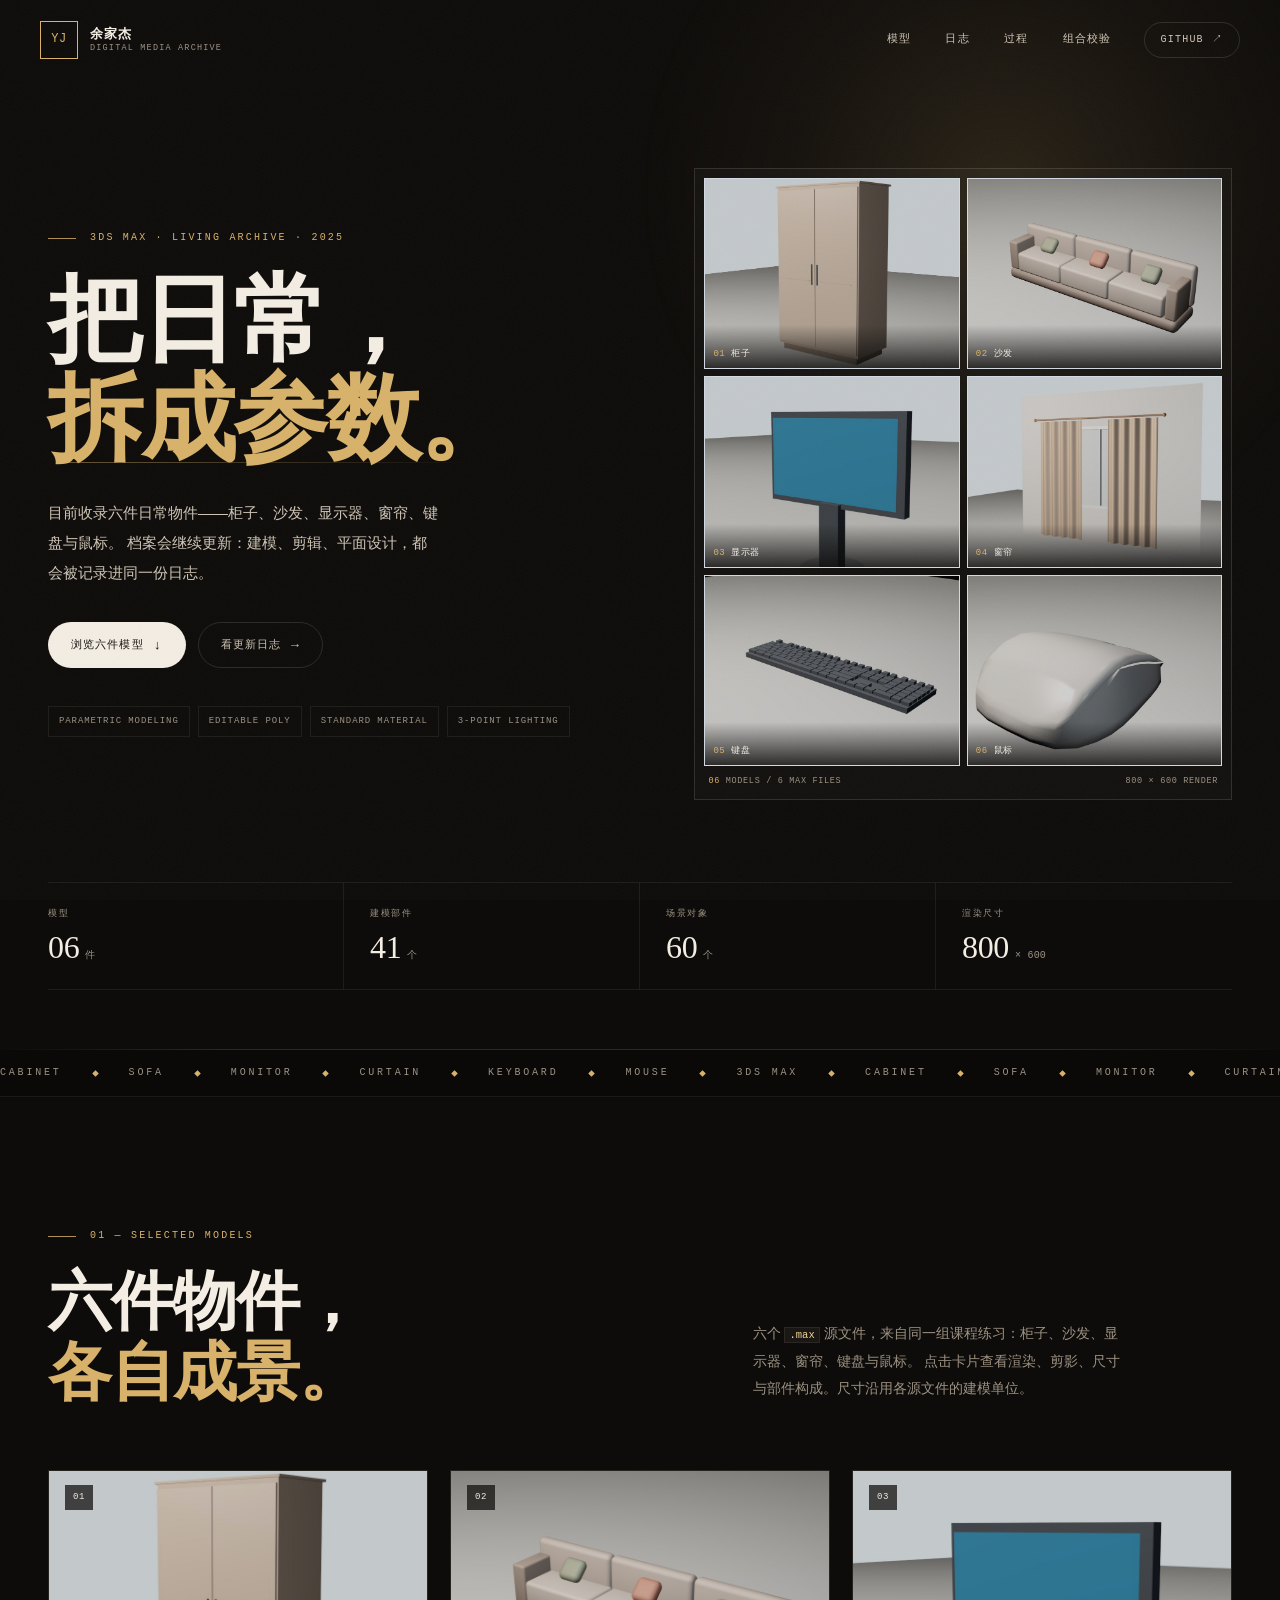
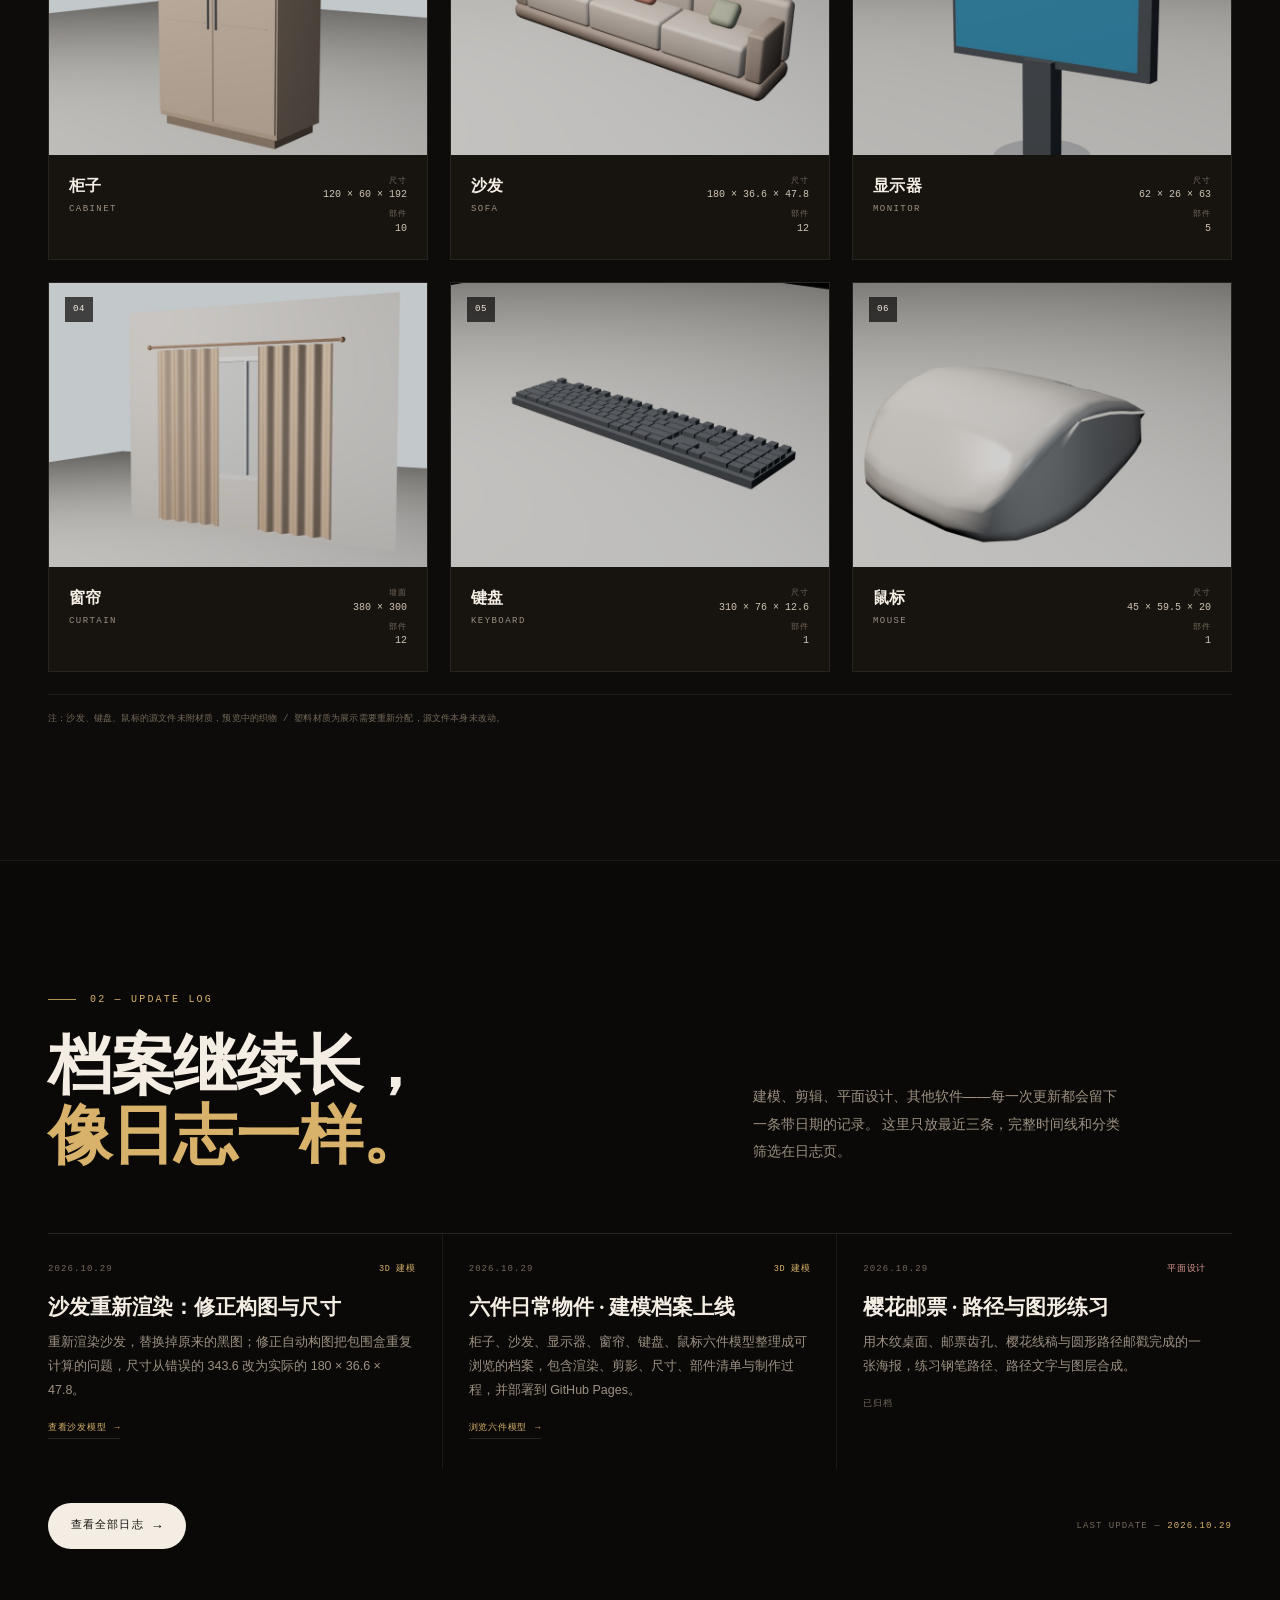
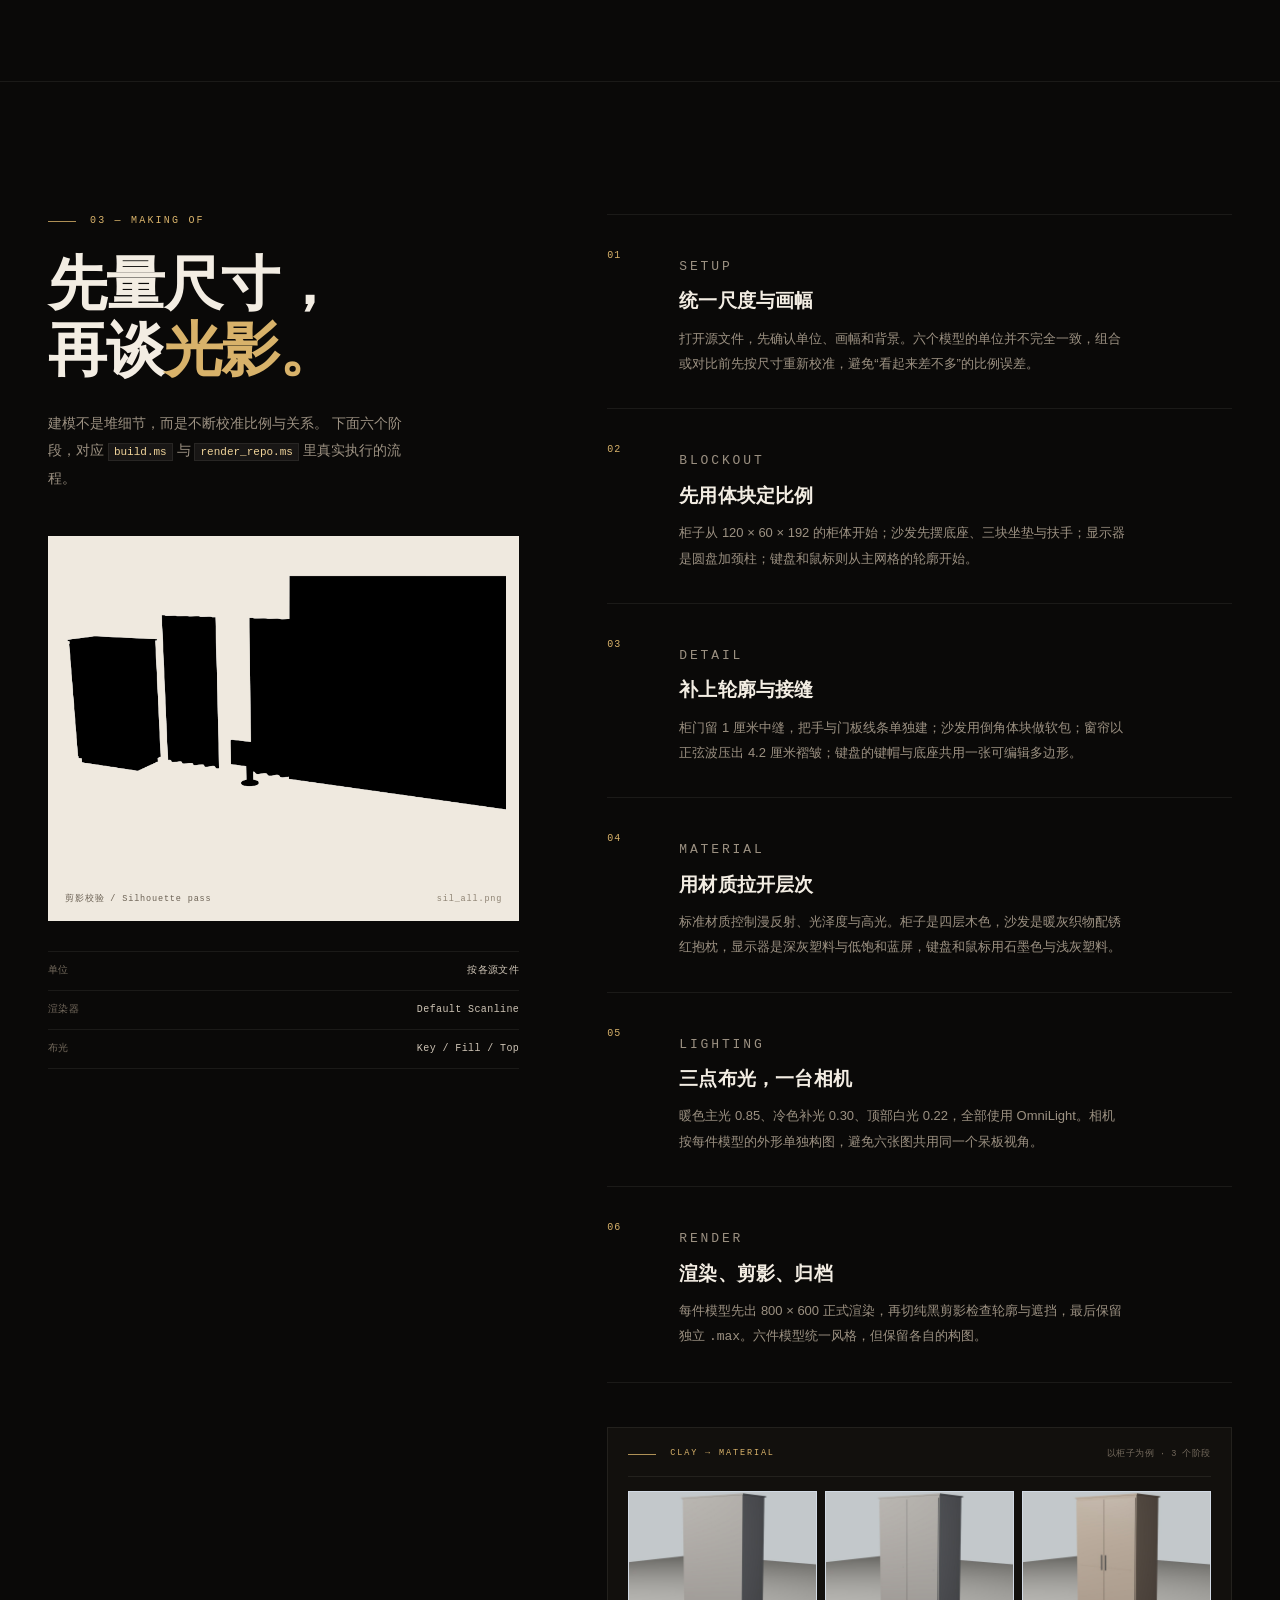
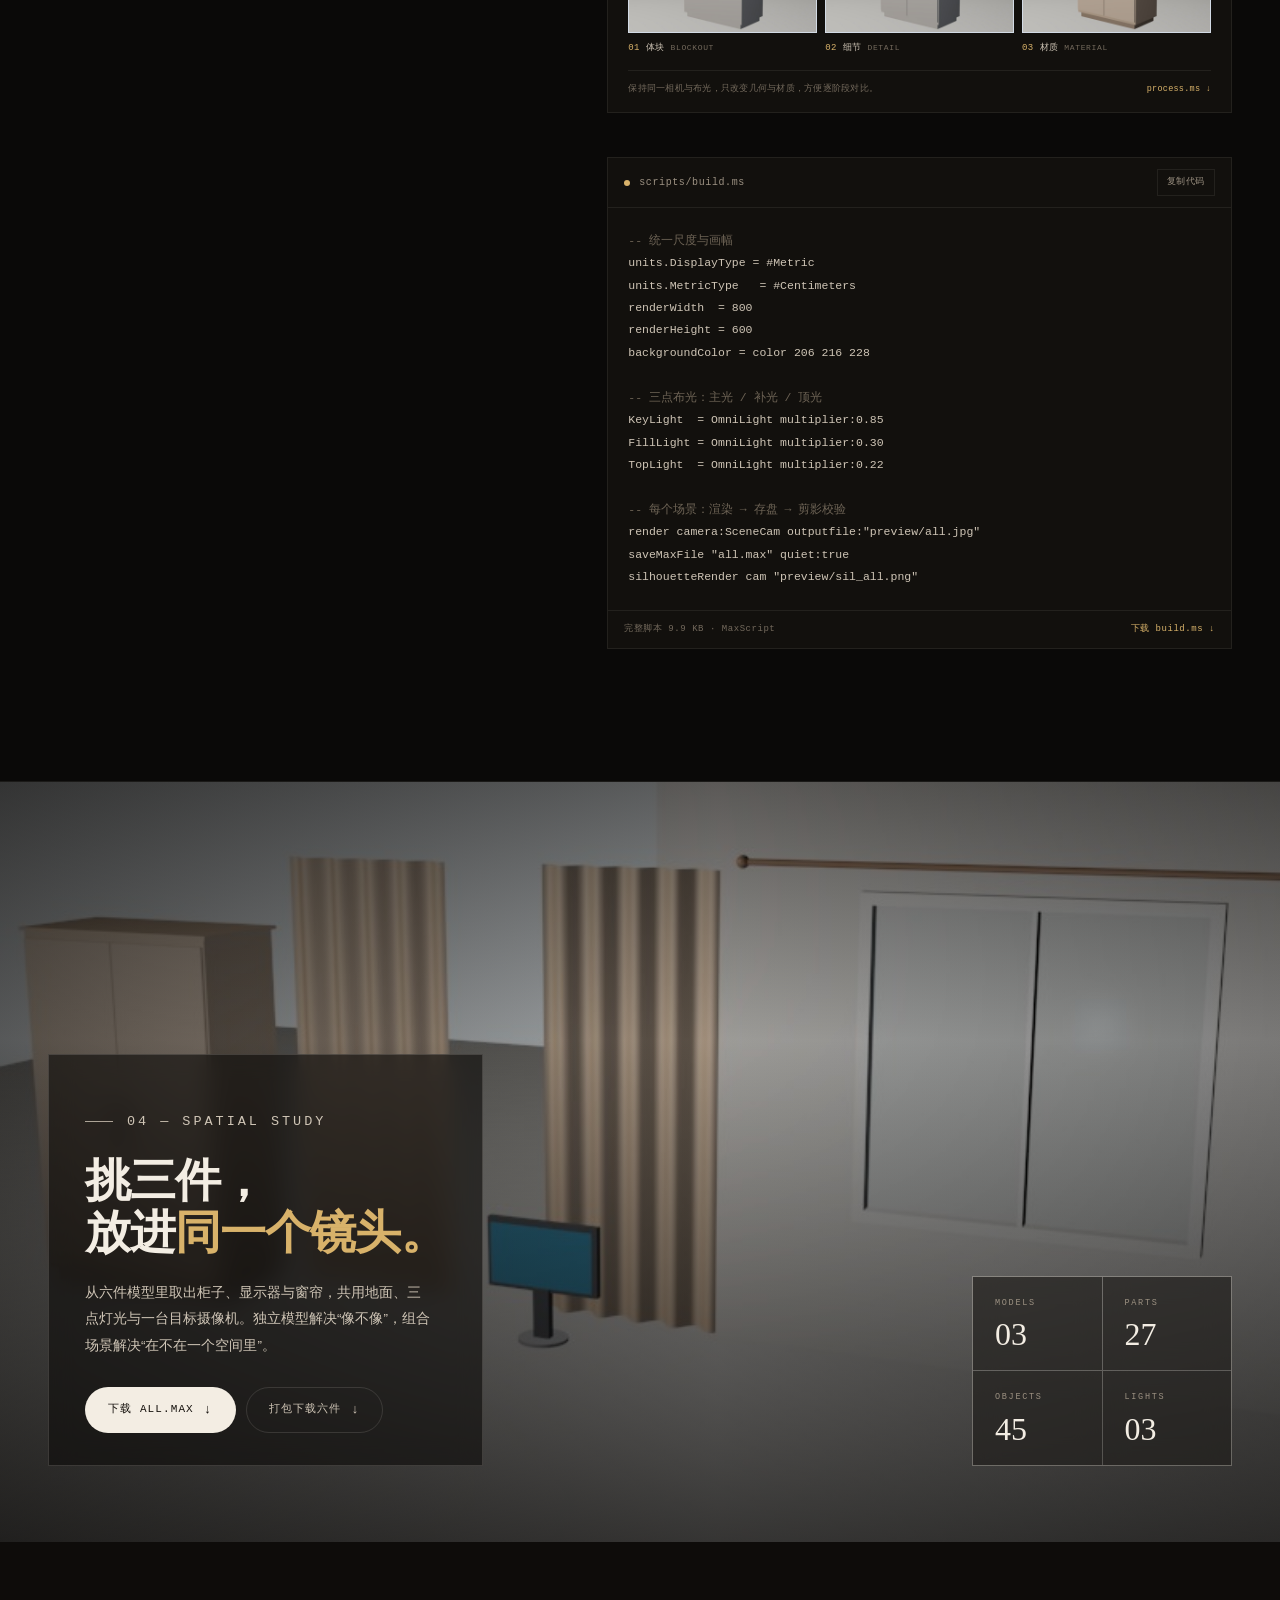
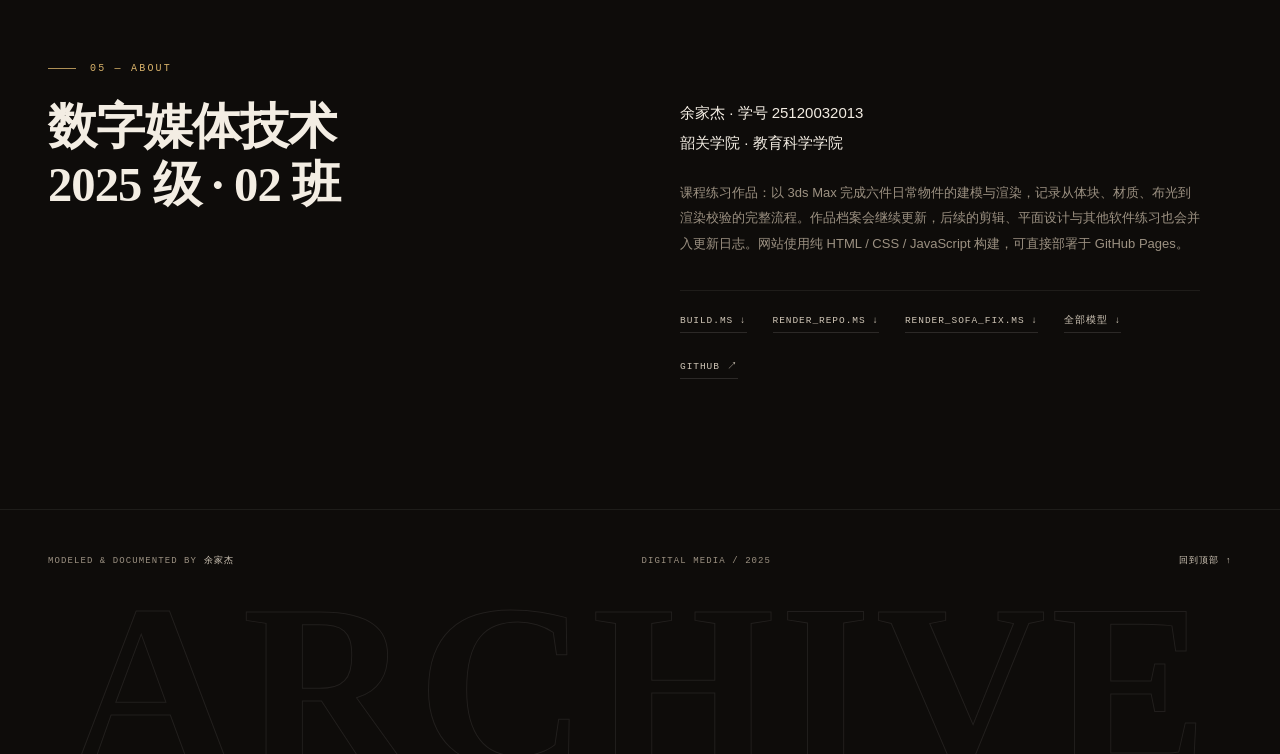
<file: index.html>
<!doctype html>
<html lang="zh-CN">
<head>
  <meta charset="utf-8">
  <meta name="viewport" content="width=device-width, initial-scale=1">
  <meta name="theme-color" content="#0e0c0a">
  <title>余家杰 · 数字媒体作品档案 | 3ds Max 建模与更新日志</title>
  <meta name="description" content="余家杰的数字媒体作品档案：六件日常物件的 3ds Max 建模与渲染，以及会持续更新的建模、剪辑与平面设计日志。">
  <meta name="author" content="余家杰">
  <meta property="og:title" content="余家杰 · 数字媒体作品档案">
  <meta property="og:description" content="六件物件的建模档案，以及一份会继续长大的更新日志。">
  <meta property="og:type" content="website">
  <meta property="og:image" content="preview/all.jpg">
  <link rel="icon" href="data:image/svg+xml,%3Csvg xmlns='http://www.w3.org/2000/svg' viewBox='0 0 64 64'%3E%3Crect width='64' height='64' rx='12' fill='%230e0c0a'/%3E%3Cpath d='M16 20h32M32 20v26' stroke='%23d8b26a' stroke-width='4' stroke-linecap='round'/%3E%3C/svg%3E">
  <link rel="stylesheet" href="styles.css">
  <script>document.documentElement.classList.add('js');</script>
</head>
<body>
  <div class="grain" aria-hidden="true"></div>
  <div class="scroll-progress" aria-hidden="true"><span id="progressBar"></span></div>

  <header class="nav" id="nav">
    <a class="brand" href="#top" aria-label="回到首页">
      <span class="brand-mark">YJ</span>
      <span class="brand-text">余家杰<small>Digital Media Archive</small></span>
    </a>
    <nav class="nav-links" aria-label="主导航">
      <a href="#works">模型</a>
      <a href="#journal">日志</a>
      <a href="#process">过程</a>
      <a href="#scene">组合校验</a>
    </nav>
    <a class="nav-cta" id="githubLink" href="https://github.com/" target="_blank" rel="noopener">
      GitHub <span aria-hidden="true">↗</span>
    </a>
  </header>

  <main id="top">
    <!-- ============================== HERO ============================== -->
    <section class="hero">
      <div class="hero-glow" aria-hidden="true"></div>
      <div class="wrap hero-grid">
        <div class="hero-copy">
          <p class="eyebrow">3DS MAX · LIVING ARCHIVE · 2025</p>
          <h1 class="hero-title">
            <span>把日常，</span>
            <span class="accent">拆成参数。</span>
          </h1>
          <p class="hero-lede">
            目前收录六件日常物件——柜子、沙发、显示器、窗帘、键盘与鼠标。
            档案会继续更新：建模、剪辑、平面设计，都会被记录进同一份日志。
          </p>
          <div class="hero-actions">
            <a class="btn btn--solid" href="#works">浏览六件模型 <span aria-hidden="true">↓</span></a>
            <a class="btn btn--ghost" href="journal.html">看更新日志 <span aria-hidden="true">→</span></a>
          </div>
          <ul class="hero-tags" aria-label="使用技术">
            <li>Parametric Modeling</li>
            <li>Editable Poly</li>
            <li>Standard Material</li>
            <li>3-Point Lighting</li>
          </ul>
        </div>

        <figure class="hero-collection reveal">
          <div class="collection-grid">
            <button class="collection-tile" type="button" data-model="cabinet" aria-label="查看柜子模型">
              <img src="preview/wardrobe.jpg" alt="柜子模型渲染图" width="800" height="600">
              <span class="tile-label"><b>01</b> 柜子</span>
            </button>
            <button class="collection-tile" type="button" data-model="sofa" aria-label="查看沙发模型">
              <img src="preview/sofa.jpg" alt="沙发模型渲染图" width="800" height="600">
              <span class="tile-label"><b>02</b> 沙发</span>
            </button>
            <button class="collection-tile" type="button" data-model="monitor" aria-label="查看显示器模型">
              <img src="preview/monitor.jpg" alt="显示器模型渲染图" width="800" height="600">
              <span class="tile-label"><b>03</b> 显示器</span>
            </button>
            <button class="collection-tile" type="button" data-model="curtain" aria-label="查看窗帘模型">
              <img src="preview/curtain.jpg" alt="窗帘模型渲染图" width="800" height="600">
              <span class="tile-label"><b>04</b> 窗帘</span>
            </button>
            <button class="collection-tile" type="button" data-model="keyboard" aria-label="查看键盘模型">
              <img src="preview/keyboard.jpg" alt="键盘模型渲染图" width="800" height="600">
              <span class="tile-label"><b>05</b> 键盘</span>
            </button>
            <button class="collection-tile" type="button" data-model="mouse" aria-label="查看鼠标模型">
              <img src="preview/mouse.jpg" alt="鼠标模型渲染图" width="800" height="600">
              <span class="tile-label"><b>06</b> 鼠标</span>
            </button>
          </div>
          <figcaption class="collection-meta">
            <span><b>06</b> MODELS / 6 MAX FILES</span>
            <span>800 × 600 RENDER</span>
          </figcaption>
        </figure>
      </div>

      <div class="wrap">
        <dl class="stats">
          <div><dt>模型</dt><dd>06<small>件</small></dd></div>
          <div><dt>建模部件</dt><dd>41<small>个</small></dd></div>
          <div><dt>场景对象</dt><dd>60<small>个</small></dd></div>
          <div><dt>渲染尺寸</dt><dd>800<small>× 600</small></dd></div>
        </dl>
      </div>
    </section>

    <div class="marquee" aria-hidden="true">
      <div class="marquee-track">
        <span>CABINET</span><i>◆</i><span>SOFA</span><i>◆</i><span>MONITOR</span><i>◆</i><span>CURTAIN</span><i>◆</i><span>KEYBOARD</span><i>◆</i><span>MOUSE</span><i>◆</i><span>3DS MAX</span><i>◆</i>
        <span>CABINET</span><i>◆</i><span>SOFA</span><i>◆</i><span>MONITOR</span><i>◆</i><span>CURTAIN</span><i>◆</i><span>KEYBOARD</span><i>◆</i><span>MOUSE</span><i>◆</i><span>3DS MAX</span><i>◆</i>
      </div>
    </div>

    <!-- ============================== WORKS ============================== -->
    <section class="section works" id="works">
      <div class="wrap">
        <div class="section-head reveal">
          <p class="eyebrow">01 — SELECTED MODELS</p>
          <div class="section-head-row">
            <h2>六件物件，<br><em>各自成景。</em></h2>
            <p class="lede">
              六个 <code>.max</code> 源文件，来自同一组课程练习：柜子、沙发、显示器、窗帘、键盘与鼠标。
              点击卡片查看渲染、剪影、尺寸与部件构成。尺寸沿用各源文件的建模单位。
            </p>
          </div>
        </div>

        <div class="works-grid">
          <article class="card reveal" data-model="cabinet" tabindex="0" role="button" aria-label="查看柜子模型">
            <div class="card-media">
              <img src="preview/wardrobe.jpg" alt="双门柜子模型渲染图" loading="lazy" width="800" height="600">
              <span class="card-index">01</span>
              <span class="card-view">查看模型 <span aria-hidden="true">↗</span></span>
            </div>
            <div class="card-body">
              <div>
                <h3>柜子</h3>
                <p class="card-en">Cabinet</p>
              </div>
              <dl class="card-specs">
                <div><dt>尺寸</dt><dd>120 × 60 × 192</dd></div>
                <div><dt>部件</dt><dd>10</dd></div>
              </dl>
            </div>
          </article>

          <article class="card reveal" data-model="sofa" tabindex="0" role="button" aria-label="查看沙发模型">
            <div class="card-media">
              <img src="preview/sofa.jpg" alt="沙发模型渲染图" loading="lazy" width="800" height="600">
              <span class="card-index">02</span>
              <span class="card-view">查看模型 <span aria-hidden="true">↗</span></span>
            </div>
            <div class="card-body">
              <div>
                <h3>沙发</h3>
                <p class="card-en">Sofa</p>
              </div>
              <dl class="card-specs">
                <div><dt>尺寸</dt><dd>180 × 36.6 × 47.8</dd></div>
                <div><dt>部件</dt><dd>12</dd></div>
              </dl>
            </div>
          </article>

          <article class="card reveal" data-model="monitor" tabindex="0" role="button" aria-label="查看显示器模型">
            <div class="card-media">
              <img src="preview/monitor.jpg" alt="桌面显示器模型渲染图" loading="lazy" width="800" height="600">
              <span class="card-index">03</span>
              <span class="card-view">查看模型 <span aria-hidden="true">↗</span></span>
            </div>
            <div class="card-body">
              <div>
                <h3>显示器</h3>
                <p class="card-en">Monitor</p>
              </div>
              <dl class="card-specs">
                <div><dt>尺寸</dt><dd>62 × 26 × 63</dd></div>
                <div><dt>部件</dt><dd>5</dd></div>
              </dl>
            </div>
          </article>

          <article class="card reveal" data-model="curtain" tabindex="0" role="button" aria-label="查看窗帘模型">
            <div class="card-media">
              <img src="preview/curtain.jpg" alt="窗帘与窗景模型渲染图" loading="lazy" width="800" height="600">
              <span class="card-index">04</span>
              <span class="card-view">查看模型 <span aria-hidden="true">↗</span></span>
            </div>
            <div class="card-body">
              <div>
                <h3>窗帘</h3>
                <p class="card-en">Curtain</p>
              </div>
              <dl class="card-specs">
                <div><dt>墙面</dt><dd>380 × 300</dd></div>
                <div><dt>部件</dt><dd>12</dd></div>
              </dl>
            </div>
          </article>

          <article class="card reveal" data-model="keyboard" tabindex="0" role="button" aria-label="查看键盘模型">
            <div class="card-media">
              <img src="preview/keyboard.jpg" alt="键盘模型渲染图" loading="lazy" width="800" height="600">
              <span class="card-index">05</span>
              <span class="card-view">查看模型 <span aria-hidden="true">↗</span></span>
            </div>
            <div class="card-body">
              <div>
                <h3>键盘</h3>
                <p class="card-en">Keyboard</p>
              </div>
              <dl class="card-specs">
                <div><dt>尺寸</dt><dd>310 × 76 × 12.6</dd></div>
                <div><dt>部件</dt><dd>1</dd></div>
              </dl>
            </div>
          </article>

          <article class="card reveal" data-model="mouse" tabindex="0" role="button" aria-label="查看鼠标模型">
            <div class="card-media">
              <img src="preview/mouse.jpg" alt="鼠标模型渲染图" loading="lazy" width="800" height="600">
              <span class="card-index">06</span>
              <span class="card-view">查看模型 <span aria-hidden="true">↗</span></span>
            </div>
            <div class="card-body">
              <div>
                <h3>鼠标</h3>
                <p class="card-en">Mouse</p>
              </div>
              <dl class="card-specs">
                <div><dt>尺寸</dt><dd>45 × 59.5 × 20</dd></div>
                <div><dt>部件</dt><dd>1</dd></div>
              </dl>
            </div>
          </article>
        </div>

        <p class="works-note reveal">注：沙发、键盘、鼠标的源文件未附材质，预览中的织物 / 塑料材质为展示需要重新分配，源文件本身未改动。</p>
      </div>
    </section>

    <!-- ============================== JOURNAL ============================== -->
    <section class="section journal-teaser" id="journal">
      <div class="wrap">
        <div class="section-head reveal">
          <p class="eyebrow">02 — UPDATE LOG</p>
          <div class="section-head-row">
            <h2>档案继续长，<br><em>像日志一样。</em></h2>
            <p class="lede">
              建模、剪辑、平面设计、其他软件——每一次更新都会留下一条带日期的记录。
              这里只放最近三条，完整时间线和分类筛选在日志页。
            </p>
          </div>
        </div>

        <ol class="teaser-log" id="journalPreview"></ol>

        <div class="teaser-actions reveal">
          <a class="btn btn--solid" href="journal.html">查看全部日志 <span aria-hidden="true">→</span></a>
          <span class="teaser-updated mono">LAST UPDATE — <b id="journalUpdated">—</b></span>
        </div>
      </div>
    </section>

    <!-- ============================== PROCESS ============================== -->
    <section class="section process" id="process">
      <div class="wrap process-grid">
        <div class="process-intro">
          <div class="sticky">
            <p class="eyebrow">03 — MAKING OF</p>
            <h2>先量尺寸，<br>再谈<em>光影。</em></h2>
            <p class="lede">
              建模不是堆细节，而是不断校准比例与关系。
              下面六个阶段，对应 <code>build.ms</code> 与 <code>render_repo.ms</code> 里真实执行的流程。
            </p>

            <figure class="silhouette reveal">
              <img src="preview/sil_all.png" alt="组合场景的黑色剪影渲染，用于检查轮廓与遮挡关系" loading="lazy" width="800" height="600">
              <figcaption>
                <span>剪影校验 / Silhouette pass</span>
                <span class="mono">sil_all.png</span>
              </figcaption>
            </figure>

            <ul class="process-meta">
              <li><span>单位</span>按各源文件</li>
              <li><span>渲染器</span>Default Scanline</li>
              <li><span>布光</span>Key / Fill / Top</li>
            </ul>
          </div>
        </div>

        <div class="process-body">
          <ol class="steps">
            <li class="step reveal">
              <span class="step-num">01</span>
              <div>
                <p class="step-tag">SETUP</p>
                <h3>统一尺度与画幅</h3>
                <p>打开源文件，先确认单位、画幅和背景。六个模型的单位并不完全一致，组合或对比前先按尺寸重新校准，避免“看起来差不多”的比例误差。</p>
              </div>
            </li>
            <li class="step reveal">
              <span class="step-num">02</span>
              <div>
                <p class="step-tag">BLOCKOUT</p>
                <h3>先用体块定比例</h3>
                <p>柜子从 120 × 60 × 192 的柜体开始；沙发先摆底座、三块坐垫与扶手；显示器是圆盘加颈柱；键盘和鼠标则从主网格的轮廓开始。</p>
              </div>
            </li>
            <li class="step reveal">
              <span class="step-num">03</span>
              <div>
                <p class="step-tag">DETAIL</p>
                <h3>补上轮廓与接缝</h3>
                <p>柜门留 1 厘米中缝，把手与门板线条单独建；沙发用倒角体块做软包；窗帘以正弦波压出 4.2 厘米褶皱；键盘的键帽与底座共用一张可编辑多边形。</p>
              </div>
            </li>
            <li class="step reveal">
              <span class="step-num">04</span>
              <div>
                <p class="step-tag">MATERIAL</p>
                <h3>用材质拉开层次</h3>
                <p>标准材质控制漫反射、光泽度与高光。柜子是四层木色，沙发是暖灰织物配锈红抱枕，显示器是深灰塑料与低饱和蓝屏，键盘和鼠标用石墨色与浅灰塑料。</p>
              </div>
            </li>
            <li class="step reveal">
              <span class="step-num">05</span>
              <div>
                <p class="step-tag">LIGHTING</p>
                <h3>三点布光，一台相机</h3>
                <p>暖色主光 0.85、冷色补光 0.30、顶部白光 0.22，全部使用 OmniLight。相机按每件模型的外形单独构图，避免六张图共用同一个呆板视角。</p>
              </div>
            </li>
            <li class="step reveal">
              <span class="step-num">06</span>
              <div>
                <p class="step-tag">RENDER</p>
                <h3>渲染、剪影、归档</h3>
                <p>每件模型先出 800 × 600 正式渲染，再切纯黑剪影检查轮廓与遮挡，最后保留独立 <code>.max</code>。六件模型统一风格，但保留各自的构图。</p>
              </div>
            </li>
          </ol>

          <div class="stage-gallery reveal">
            <div class="stage-head">
              <p class="eyebrow">CLAY → MATERIAL</p>
              <span>以柜子为例 · 3 个阶段</span>
            </div>
            <div class="stage-grid">
              <figure>
                <div class="stage-media"><img src="preview/process/wardrobe_01_block.jpg" alt="柜子体块阶段的灰色模型渲染" loading="lazy" width="800" height="600"></div>
                <figcaption><b>01</b> 体块 <span>Blockout</span></figcaption>
              </figure>
              <figure>
                <div class="stage-media"><img src="preview/process/wardrobe_02_detail.jpg" alt="柜子补齐门板与线条后的灰色模型渲染" loading="lazy" width="800" height="600"></div>
                <figcaption><b>02</b> 细节 <span>Detail</span></figcaption>
              </figure>
              <figure>
                <div class="stage-media"><img src="preview/process/wardrobe_03_final.jpg" alt="柜子完成材质与灯光后的最终渲染" loading="lazy" width="800" height="600"></div>
                <figcaption><b>03</b> 材质 <span>Material</span></figcaption>
              </figure>
            </div>
            <div class="stage-foot">
              <span>保持同一相机与布光，只改变几何与材质，方便逐阶段对比。</span>
              <a href="scripts/process.ms" download>process.ms <span aria-hidden="true">↓</span></a>
            </div>
          </div>

          <div class="code-card reveal">
            <div class="code-head">
              <span class="code-file"><i aria-hidden="true"></i>scripts/build.ms</span>
              <button class="copy-btn" type="button" data-copy>复制代码</button>
            </div>
            <pre><code id="codeSnippet"><span class="c">-- 统一尺度与画幅</span>
units.DisplayType = #Metric
units.MetricType   = #Centimeters
renderWidth  = 800
renderHeight = 600
backgroundColor = color 206 216 228

<span class="c">-- 三点布光：主光 / 补光 / 顶光</span>
KeyLight  = OmniLight multiplier:0.85
FillLight = OmniLight multiplier:0.30
TopLight  = OmniLight multiplier:0.22

<span class="c">-- 每个场景：渲染 → 存盘 → 剪影校验</span>
render camera:SceneCam outputfile:"preview/all.jpg"
saveMaxFile "all.max" quiet:true
silhouetteRender cam "preview/sil_all.png"</code></pre>
            <div class="code-foot">
              <span>完整脚本 9.9 KB · MaxScript</span>
              <a href="scripts/build.ms" download>下载 build.ms <span aria-hidden="true">↓</span></a>
            </div>
          </div>
        </div>
      </div>
    </section>

    <!-- ============================== SCENE ============================== -->
    <section class="scene" id="scene">
      <figure class="scene-figure">
        <img src="preview/all.jpg" alt="柜子、显示器与窗帘合并后的室内组合场景" loading="lazy" width="800" height="600">
        <div class="scene-shade" aria-hidden="true"></div>
      </figure>
      <div class="wrap scene-inner">
        <div class="scene-copy reveal">
          <p class="eyebrow">04 — SPATIAL STUDY</p>
          <h2>挑三件，<br>放进<em>同一个镜头。</em></h2>
          <p>从六件模型里取出柜子、显示器与窗帘，共用地面、三点灯光与一台目标摄像机。独立模型解决“像不像”，组合场景解决“在不在一个空间里”。</p>
          <div class="scene-actions">
            <a class="btn btn--solid" href="models/all.max" download>下载 all.max <span aria-hidden="true">↓</span></a>
            <a class="btn btn--ghost" href="models/3dsmax-models.zip" download>打包下载六件 <span aria-hidden="true">↓</span></a>
          </div>
        </div>
        <dl class="scene-stats reveal">
          <div><dt>Models</dt><dd>03</dd></div>
          <div><dt>Parts</dt><dd>27</dd></div>
          <div><dt>Objects</dt><dd>45</dd></div>
          <div><dt>Lights</dt><dd>03</dd></div>
        </dl>
      </div>
    </section>

    <!-- ============================== ABOUT ============================== -->
    <section class="section about">
      <div class="wrap about-grid">
        <div class="reveal">
          <p class="eyebrow">05 — ABOUT</p>
          <h2 class="about-title">数字媒体技术<br>2025 级 · 02 班</h2>
        </div>
        <div class="about-copy reveal">
          <p>余家杰 · 学号 25120032013<br>韶关学院 · 教育科学学院</p>
          <p class="muted">课程练习作品：以 3ds Max 完成六件日常物件的建模与渲染，记录从体块、材质、布光到渲染校验的完整流程。作品档案会继续更新，后续的剪辑、平面设计与其他软件练习也会并入<a href="journal.html">更新日志</a>。网站使用纯 HTML / CSS / JavaScript 构建，可直接部署于 GitHub Pages。</p>
          <div class="about-links">
            <a href="scripts/build.ms" download>build.ms <span aria-hidden="true">↓</span></a>
            <a href="scripts/render_repo.ms" download>render_repo.ms <span aria-hidden="true">↓</span></a>
            <a href="scripts/render_sofa_fix.ms" download>render_sofa_fix.ms <span aria-hidden="true">↓</span></a>
            <a href="models/3dsmax-models.zip" download>全部模型 <span aria-hidden="true">↓</span></a>
            <a id="githubLinkFoot" href="https://github.com/" target="_blank" rel="noopener">GitHub <span aria-hidden="true">↗</span></a>
          </div>
        </div>
      </div>
    </section>
  </main>

  <footer class="footer">
    <div class="wrap footer-inner">
      <p>MODELED &amp; DOCUMENTED BY <strong>余家杰</strong></p>
      <p class="mono">DIGITAL MEDIA / 2025</p>
      <a href="#top" class="back-top">回到顶部 <span aria-hidden="true">↑</span></a>
    </div>
    <div class="footer-word" aria-hidden="true">ARCHIVE</div>
  </footer>

  <!-- ============================== MODAL ============================== -->
  <div class="modal" id="modal" role="dialog" aria-modal="true" aria-labelledby="modalTitle" aria-hidden="true">
    <div class="modal-backdrop" data-close></div>
    <div class="modal-shell" role="document">
      <button class="modal-close" type="button" data-close aria-label="关闭">✕</button>

      <div class="modal-media">
        <img id="modalImg" src="preview/wardrobe.jpg" alt="">
        <div class="view-toggle" role="group" aria-label="视图切换">
          <button type="button" class="is-active" data-view="render">渲染</button>
          <button type="button" data-view="sil">剪影</button>
        </div>
        <span class="modal-count" id="modalCount">01 / 06</span>
        <span class="modal-file" id="modalFile">cabinet.max</span>
      </div>

      <aside class="modal-info">
        <p class="eyebrow" id="modalEyebrow">MODEL 01 — CABINET</p>
        <h3 id="modalTitle">柜子</h3>
        <p class="modal-en" id="modalEn">Cabinet</p>
        <p class="modal-desc" id="modalDesc"></p>

        <dl class="modal-specs" id="modalSpecs"></dl>

        <div class="modal-parts">
          <h4>构成部件</h4>
          <ul id="modalParts"></ul>
        </div>

        <div class="modal-actions">
          <a class="btn btn--solid" id="modalDownload" href="models/cabinet.max" download>下载 .max <span aria-hidden="true">↓</span></a>
          <button class="btn btn--ghost" type="button" id="modalSil">看剪影</button>
        </div>

        <div class="modal-nav">
          <button type="button" id="prevBtn" aria-label="上一个模型">← <span>上一个</span></button>
          <button type="button" id="nextBtn" aria-label="下一个模型"><span>下一个</span> →</button>
        </div>
      </aside>
    </div>
  </div>

  <script src="data/archive.js"></script>
  <script src="app.js"></script>
</body>
</html>
</file>
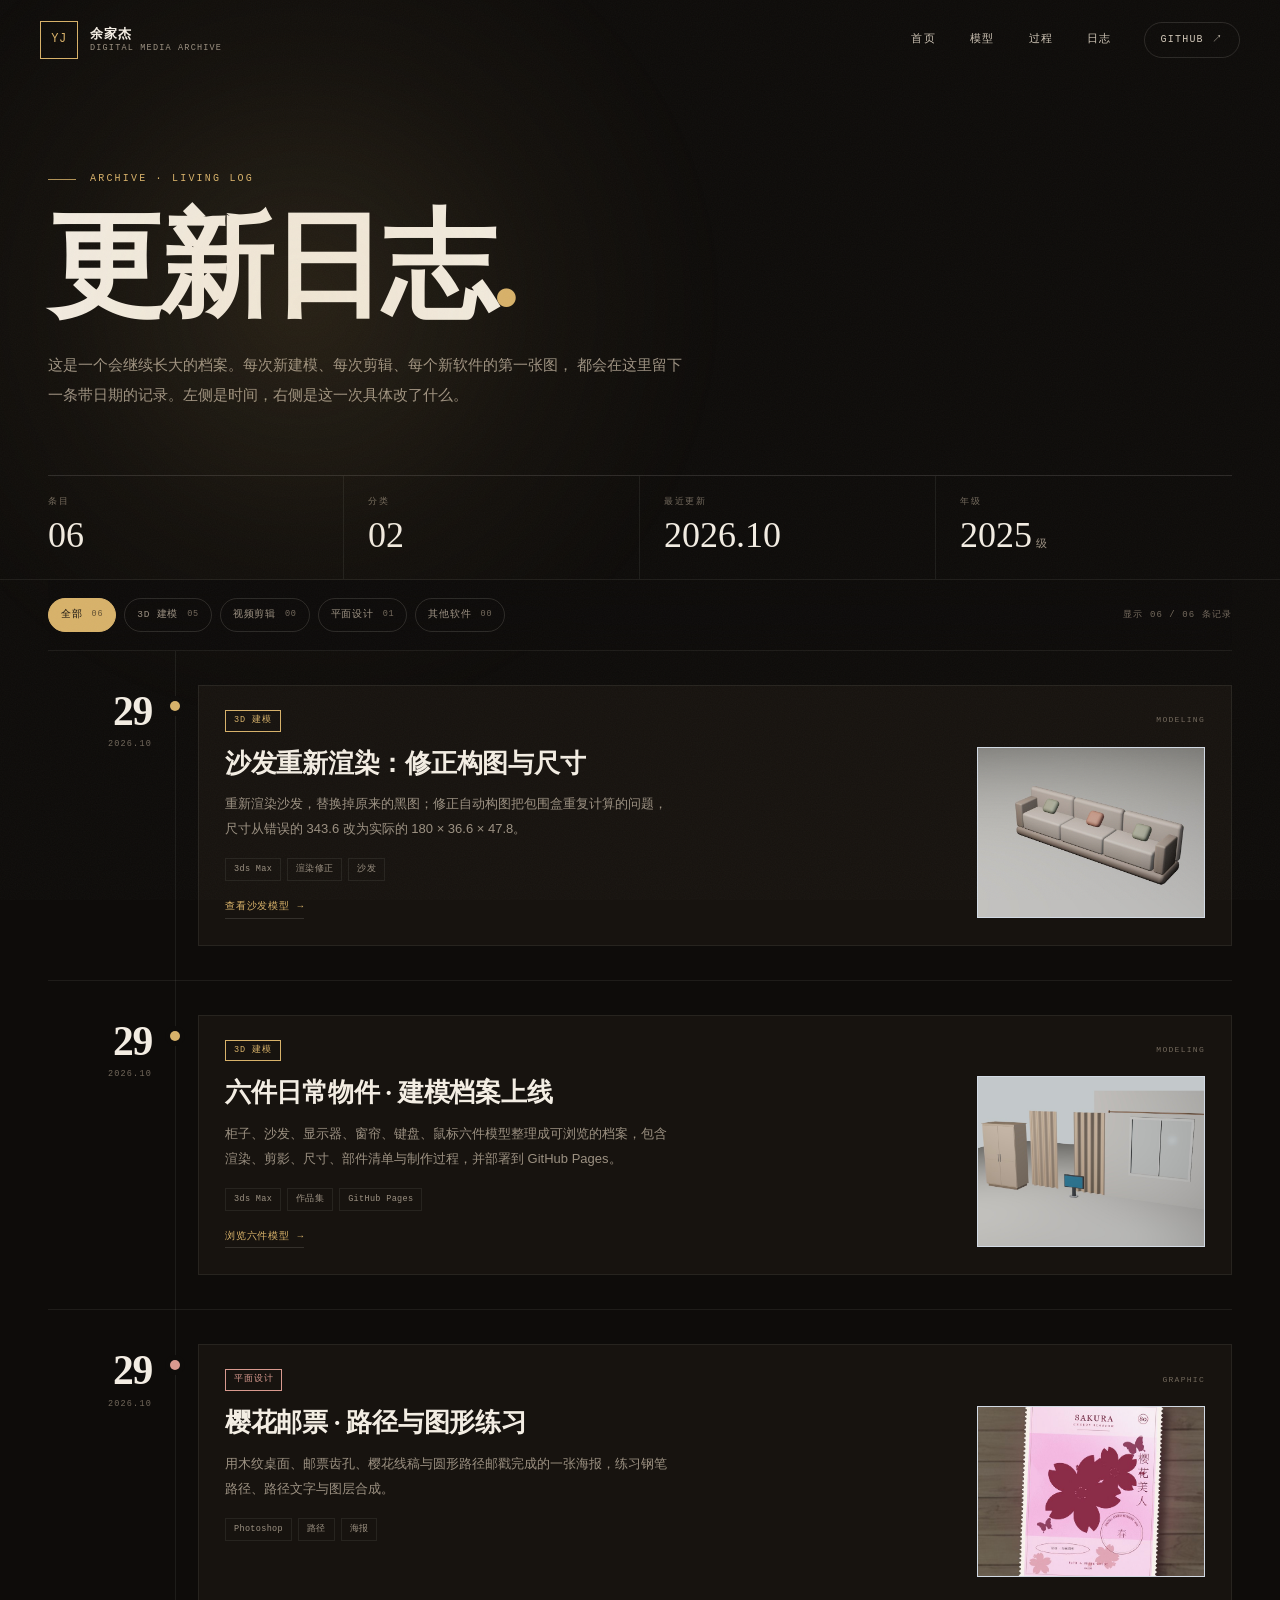
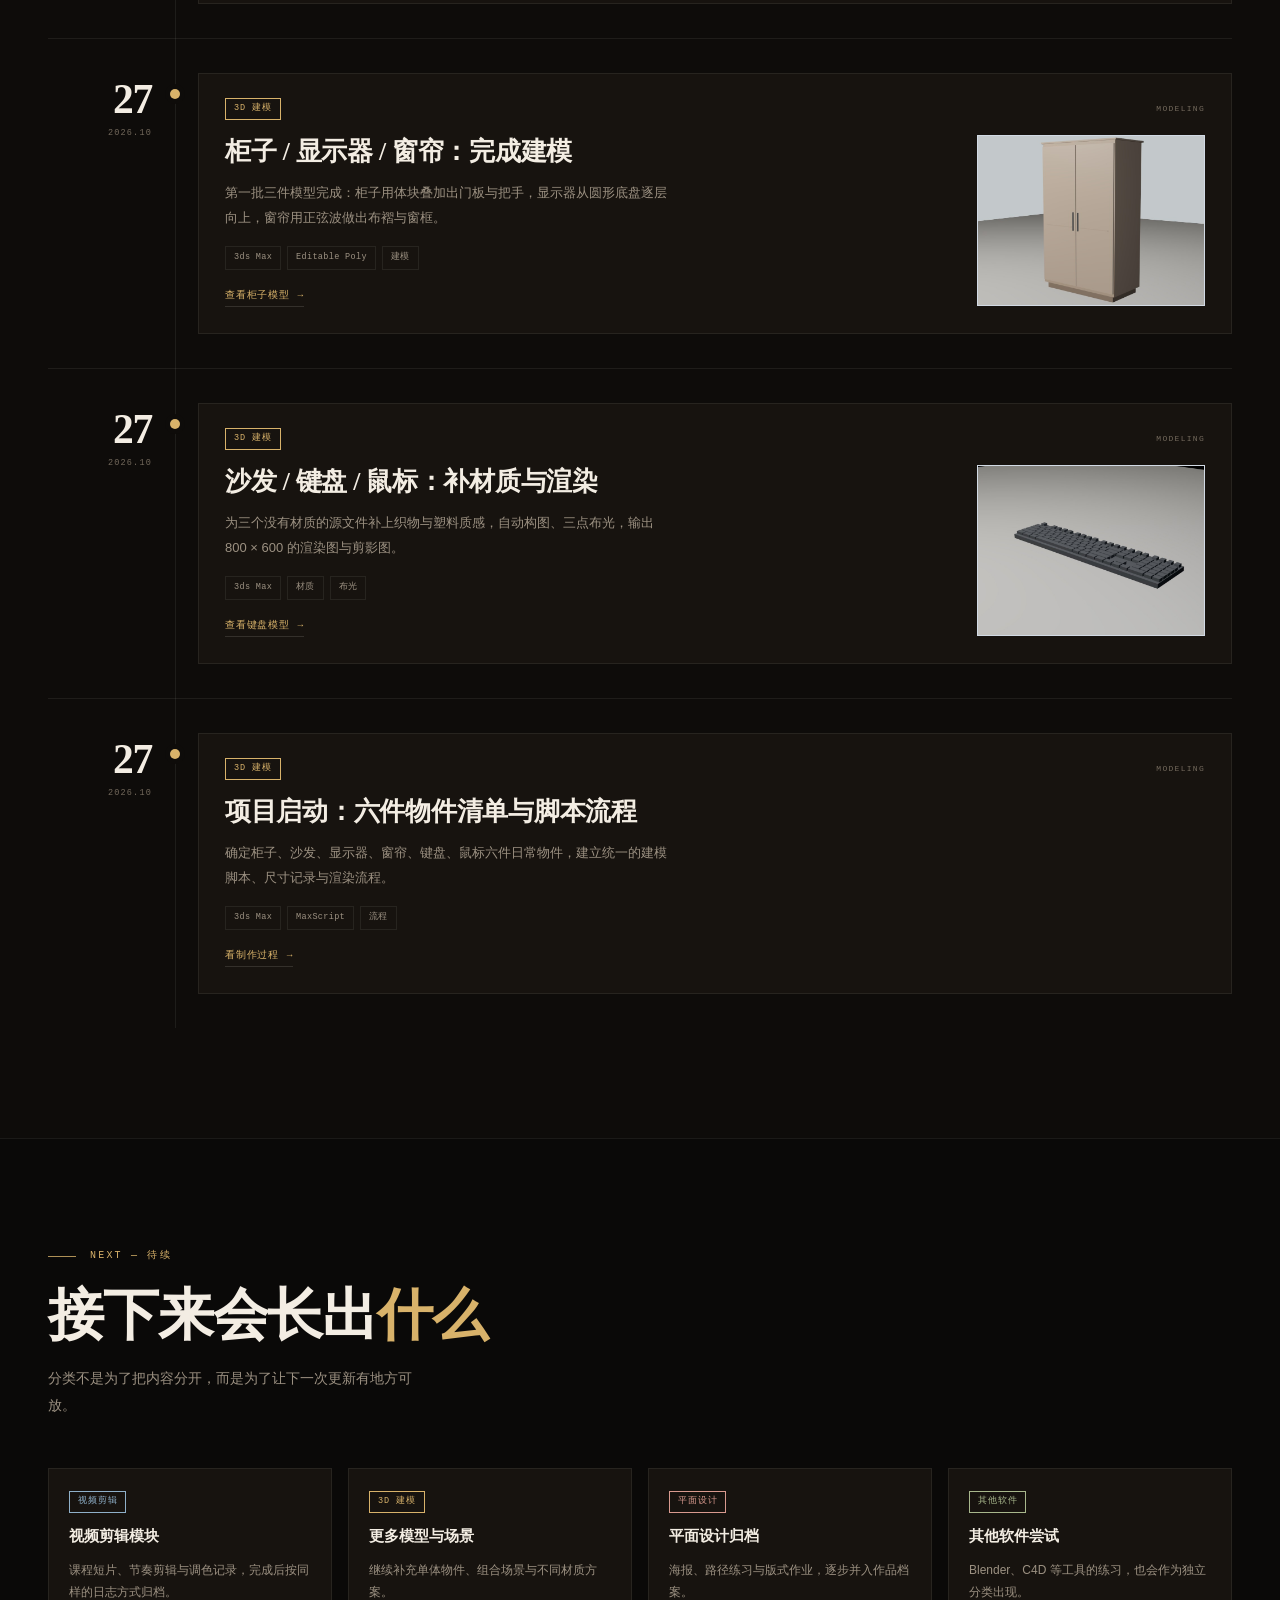
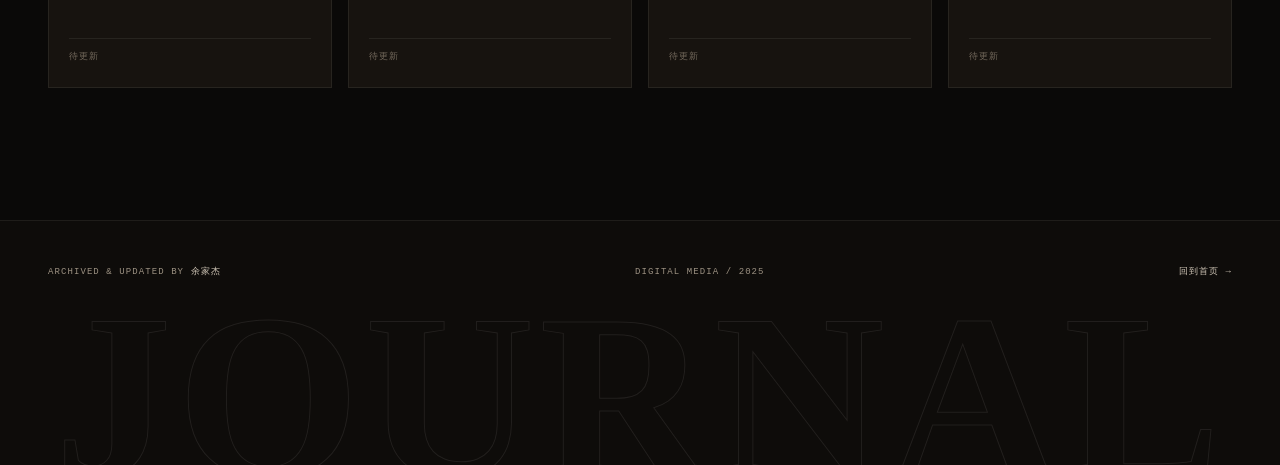
<file: journal.html>
<!doctype html>
<html lang="zh-CN">
<head>
  <meta charset="utf-8">
  <meta name="viewport" content="width=device-width, initial-scale=1">
  <meta name="theme-color" content="#0e0c0a">
  <title>更新日志 · 余家杰作品档案</title>
  <meta name="description" content="余家杰的数字媒体作品更新日志：3D 建模、视频剪辑、平面设计与后续软件练习，按时间记录每一次改动。">
  <meta name="author" content="余家杰">
  <link rel="icon" href="data:image/svg+xml,%3Csvg xmlns='http://www.w3.org/2000/svg' viewBox='0 0 64 64'%3E%3Crect width='64' height='64' rx='12' fill='%230e0c0a'/%3E%3Cpath d='M16 20h32M32 20v26' stroke='%23d8b26a' stroke-width='4' stroke-linecap='round'/%3E%3C/svg%3E">
  <link rel="stylesheet" href="styles.css">
  <link rel="stylesheet" href="journal.css">
  <script>document.documentElement.classList.add('js');</script>
</head>
<body>
  <div class="grain" aria-hidden="true"></div>
  <div class="scroll-progress" aria-hidden="true"><span id="progressBar"></span></div>

  <header class="nav nav--sub" id="nav">
    <a class="brand" href="index.html" aria-label="回到首页">
      <span class="brand-mark">YJ</span>
      <span class="brand-text">余家杰<small>Digital Media Archive</small></span>
    </a>
    <nav class="nav-links" aria-label="主导航">
      <a href="index.html">首页</a>
      <a href="index.html#works">模型</a>
      <a href="index.html#process">过程</a>
      <a href="journal.html" aria-current="page">日志</a>
    </nav>
    <a class="nav-cta" id="githubLink" href="https://github.com/" target="_blank" rel="noopener">
      GitHub <span aria-hidden="true">↗</span>
    </a>
  </header>

  <main class="journal-page">
    <section class="journal-hero">
      <div class="journal-glow" aria-hidden="true"></div>
      <div class="wrap">
        <p class="eyebrow">ARCHIVE · LIVING LOG</p>
        <h1 class="journal-title">更新日志<span class="title-dot">.</span></h1>
        <p class="journal-lede">
          这是一个会继续长大的档案。每次新建模、每次剪辑、每个新软件的第一张图，
          都会在这里留下一条带日期的记录。左侧是时间，右侧是这一次具体改了什么。
        </p>

        <dl class="journal-stats">
          <div><dt>条目</dt><dd id="statEntries">—</dd></div>
          <div><dt>分类</dt><dd id="statCats">—</dd></div>
          <div><dt>最近更新</dt><dd id="statUpdated">—</dd></div>
          <div><dt>年级</dt><dd>2025<small>级</small></dd></div>
        </dl>
      </div>
    </section>

    <section class="journal-body">
      <div class="wrap">
        <div class="journal-toolbar reveal">
          <div class="filter-chips" id="filterChips" role="group" aria-label="按分类筛选日志"></div>
          <p class="journal-count" id="journalCount" aria-live="polite"></p>
        </div>

        <ol class="timeline" id="timeline"></ol>
        <p class="journal-empty" id="journalEmpty" hidden>这个分类下还没有记录，先把下一件作品做完。</p>
        <noscript>
          <p class="journal-empty">日志由 <code>data/archive.js</code> 渲染，请开启 JavaScript 查看。</p>
        </noscript>
      </div>
    </section>

    <section class="journal-next">
      <div class="wrap">
        <div class="next-head reveal">
          <p class="eyebrow">NEXT — 待续</p>
          <h2>接下来会长出<em>什么</em></h2>
          <p class="lede">分类不是为了把内容分开，而是为了让下一次更新有地方可放。</p>
        </div>
        <div class="next-grid" id="roadmap"></div>
      </div>
    </section>
  </main>

  <footer class="footer">
    <div class="wrap footer-inner">
      <p>ARCHIVED &amp; UPDATED BY <strong>余家杰</strong></p>
      <p class="mono">DIGITAL MEDIA / 2025</p>
      <a href="index.html" class="back-top">回到首页 <span aria-hidden="true">→</span></a>
    </div>
    <div class="footer-word" aria-hidden="true">JOURNAL</div>
  </footer>

  <script src="data/archive.js"></script>
  <script src="journal.js"></script>
</body>
</html>
</file>
<file: styles.css>
/* =========================================================
   室内一角 · 3ds Max 建模作品集
   Pure CSS · no frameworks · no external assets
   ========================================================= */

:root {
  --bg: #0e0c0a;
  --bg-deep: #0a0908;
  --panel: #17130f;
  --panel-2: #1d1813;
  --paper: #f3ede3;
  --paper-dim: #cfc5b6;
  --muted: #9c9182;
  --muted-2: #73695c;
  --line: rgba(243, 237, 227, 0.13);
  --line-soft: rgba(243, 237, 227, 0.075);
  --accent: #d8b26a;
  --accent-soft: #f0d49a;
  --font-sans: "Inter", "Helvetica Neue", "PingFang SC", "HarmonyOS Sans SC", "Microsoft YaHei", sans-serif;
  --font-serif: "Songti SC", "Noto Serif SC", "Source Han Serif SC", "STSong", "SimSun", serif;
  --font-mono: "SFMono-Regular", "Cascadia Code", "JetBrains Mono", Consolas, monospace;
  --ease: cubic-bezier(0.2, 0.7, 0.2, 1);
}

*,
*::before,
*::after { box-sizing: border-box; }

html {
  scroll-behavior: smooth;
  scroll-padding-top: 96px;
  -webkit-text-size-adjust: 100%;
}

body {
  margin: 0;
  background: var(--bg);
  color: var(--paper);
  font-family: var(--font-sans);
  font-size: 16px;
  line-height: 1.6;
  -webkit-font-smoothing: antialiased;
  text-rendering: optimizeLegibility;
  overflow-x: hidden;
}

body.is-locked { overflow: hidden; }

img { max-width: 100%; height: auto; display: block; }
a { color: inherit; text-decoration: none; }
button { font: inherit; color: inherit; background: none; border: 0; cursor: pointer; }
h1, h2, h3, h4, p, dl, dd, dt, ul, ol, figure { margin: 0; }
ul, ol { padding: 0; list-style: none; }

::selection { background: var(--accent); color: #17130f; }

:focus-visible {
  outline: 2px solid var(--accent);
  outline-offset: 4px;
}

/* subtle film grain */
.grain {
  position: fixed;
  inset: 0;
  z-index: 210;
  pointer-events: none;
  opacity: 0.035;
  background-image: url("data:image/svg+xml,%3Csvg xmlns='http://www.w3.org/2000/svg' width='180' height='180'%3E%3Cfilter id='n'%3E%3CfeTurbulence type='fractalNoise' baseFrequency='0.85' numOctaves='3' stitchTiles='stitch'/%3E%3C/filter%3E%3Crect width='100%25' height='100%25' filter='url(%23n)'/%3E%3C/svg%3E");
}

/* scroll progress */
.scroll-progress {
  position: fixed;
  top: 0;
  left: 0;
  right: 0;
  height: 2px;
  z-index: 400;
  background: transparent;
  pointer-events: none;
}
.scroll-progress span {
  display: block;
  height: 100%;
  width: 0%;
  background: linear-gradient(90deg, var(--accent), var(--accent-soft));
  transition: width 0.1s linear;
}

/* ============================== TYPE HELPERS ============================== */
.wrap {
  width: min(1240px, calc(100% - 96px));
  margin-inline: auto;
}

.eyebrow {
  display: flex;
  align-items: center;
  gap: 14px;
  font-family: var(--font-mono);
  font-size: 10px;
  letter-spacing: 0.22em;
  line-height: 1.4;
  color: var(--accent);
  text-transform: uppercase;
}
.eyebrow::before {
  content: "";
  width: 28px;
  height: 1px;
  background: currentColor;
  opacity: 0.8;
  flex: 0 0 auto;
}

.lede {
  color: var(--muted);
  font-size: 14px;
  line-height: 1.95;
  max-width: 48ch;
}
.lede code {
  padding: 1px 4px;
  border: 1px solid var(--line-soft);
  background: rgba(243, 237, 227, 0.05);
  font-family: var(--font-mono);
  font-size: 10.5px;
  color: var(--accent-soft);
}

h2 em {
  font-style: normal;
  color: var(--accent);
}

.mono { font-family: var(--font-mono); }
.muted { color: var(--muted); }

/* ============================== BUTTONS ============================== */
.btn {
  display: inline-flex;
  align-items: center;
  justify-content: center;
  gap: 10px;
  min-height: 46px;
  padding: 12px 22px;
  border: 1px solid transparent;
  border-radius: 999px;
  font-family: var(--font-mono);
  font-size: 11px;
  letter-spacing: 0.1em;
  text-transform: uppercase;
  white-space: nowrap;
  transition: background 0.35s var(--ease), color 0.35s var(--ease), border-color 0.35s var(--ease), transform 0.35s var(--ease);
}
.btn span { font-size: 13px; line-height: 1; }

.btn--solid {
  background: var(--paper);
  color: #15110d;
}
.btn--solid:hover {
  background: var(--accent);
  color: #15110d;
  transform: translateY(-2px);
}

.btn--ghost {
  border-color: var(--line);
  color: var(--paper-dim);
}
.btn--ghost:hover {
  border-color: var(--accent);
  color: var(--accent);
  transform: translateY(-2px);
}

/* ============================== NAV ============================== */
.nav {
  position: fixed;
  inset: 0 0 auto 0;
  z-index: 300;
  height: 80px;
  padding: 0 40px;
  display: flex;
  align-items: center;
  gap: 32px;
  border-bottom: 1px solid transparent;
  transition: background 0.4s var(--ease), border-color 0.4s var(--ease), backdrop-filter 0.4s var(--ease), height 0.4s var(--ease);
}
.nav.is-scrolled {
  height: 68px;
  background: rgba(14, 12, 10, 0.82);
  border-bottom-color: var(--line-soft);
  -webkit-backdrop-filter: blur(18px) saturate(1.2);
  backdrop-filter: blur(18px) saturate(1.2);
}

.brand {
  display: flex;
  align-items: center;
  gap: 12px;
  flex: 0 0 auto;
}
.brand-mark {
  display: grid;
  place-items: center;
  width: 38px;
  height: 38px;
  border: 1px solid var(--accent);
  color: var(--accent);
  font-family: var(--font-mono);
  font-size: 12px;
  letter-spacing: 0.05em;
  transition: background 0.3s var(--ease), color 0.3s var(--ease);
}
.brand:hover .brand-mark { background: var(--accent); color: #15110d; }
.brand-text {
  display: flex;
  flex-direction: column;
  font-size: 13px;
  font-weight: 600;
  letter-spacing: 0.06em;
  line-height: 1.35;
}
.brand-text small {
  font-family: var(--font-mono);
  font-size: 8.5px;
  font-weight: 400;
  letter-spacing: 0.14em;
  color: var(--muted);
  text-transform: uppercase;
}

.nav-links {
  display: flex;
  align-items: center;
  gap: 34px;
  margin-left: auto;
}
.nav-links a {
  position: relative;
  font-family: var(--font-mono);
  font-size: 10.5px;
  letter-spacing: 0.12em;
  text-transform: uppercase;
  color: var(--paper-dim);
  padding: 6px 0;
  transition: color 0.3s var(--ease);
}
.nav-links a::after {
  content: "";
  position: absolute;
  left: 0;
  bottom: 0;
  width: 100%;
  height: 1px;
  background: var(--accent);
  transform: scaleX(0);
  transform-origin: right;
  transition: transform 0.4s var(--ease);
}
.nav-links a:hover { color: var(--accent); }
.nav-links a:hover::after { transform: scaleX(1); transform-origin: left; }

.nav-cta {
  flex: 0 0 auto;
  display: inline-flex;
  align-items: center;
  gap: 8px;
  padding: 9px 16px;
  border: 1px solid var(--line);
  border-radius: 999px;
  font-family: var(--font-mono);
  font-size: 10px;
  letter-spacing: 0.12em;
  text-transform: uppercase;
  color: var(--paper-dim);
  transition: border-color 0.3s var(--ease), color 0.3s var(--ease);
}
.nav-cta:hover { border-color: var(--accent); color: var(--accent); }

/* ============================== HERO ============================== */
.hero {
  position: relative;
  padding: 168px 0 60px;
  overflow: hidden;
}
.hero-glow {
  position: absolute;
  top: -18%;
  right: -8%;
  width: 760px;
  height: 760px;
  background: radial-gradient(circle, rgba(216, 178, 106, 0.14) 0%, rgba(216, 178, 106, 0.04) 38%, transparent 68%);
  pointer-events: none;
  filter: blur(10px);
}
.hero::after {
  content: "";
  position: absolute;
  inset: auto 0 0 0;
  height: 1px;
  background: linear-gradient(90deg, transparent, var(--line) 18%, var(--line) 82%, transparent);
}

.hero-grid {
  display: grid;
  grid-template-columns: 1.04fr 0.96fr;
  gap: 64px;
  align-items: center;
  position: relative;
  z-index: 1;
}

.hero-title {
  margin-top: 26px;
  font-family: var(--font-serif);
  font-weight: 600;
  font-size: clamp(3.3rem, 7.4vw, 7.1rem);
  line-height: 1.04;
  letter-spacing: -0.025em;
}
.hero-title span { display: block; }
.hero-title .accent {
  color: var(--accent);
  position: relative;
  width: fit-content;
}
.hero-title .accent::after {
  content: "";
  position: absolute;
  left: 2%;
  right: 0;
  bottom: 0.06em;
  height: 1px;
  background: linear-gradient(90deg, var(--accent), transparent 92%);
  opacity: 0.45;
}

.hero-lede {
  margin-top: 30px;
  max-width: 47ch;
  color: var(--paper-dim);
  font-size: 15px;
  line-height: 2;
}
.hero-actions {
  display: flex;
  flex-wrap: wrap;
  gap: 12px;
  margin-top: 34px;
}
.hero-tags {
  display: flex;
  flex-wrap: wrap;
  gap: 8px;
  margin-top: 38px;
}
.hero-tags li {
  padding: 7px 10px;
  border: 1px solid var(--line-soft);
  color: var(--muted);
  font-family: var(--font-mono);
  font-size: 9px;
  letter-spacing: 0.1em;
  text-transform: uppercase;
}

/* hero collection grid */
.hero-collection {
  position: relative;
  padding: 9px;
  border: 1px solid var(--line);
  background: rgba(243, 237, 227, 0.025);
  transform: rotate(-1.1deg);
  transition: transform 0.9s var(--ease), border-color 0.9s var(--ease);
}
.hero-collection:hover {
  transform: rotate(0deg) translateY(-4px);
  border-color: rgba(216, 178, 106, 0.45);
}
.collection-grid {
  display: grid;
  grid-template-columns: repeat(2, minmax(0, 1fr));
  gap: 7px;
}
.collection-tile {
  position: relative;
  display: block;
  width: 100%;
  padding: 0;
  border: 1px solid var(--line-soft);
  background: #cfd8e4;
  overflow: hidden;
  cursor: pointer;
  aspect-ratio: 4 / 3;
}
.collection-tile img {
  width: 100%;
  height: 100%;
  object-fit: cover;
  filter: saturate(0.96);
  transition: transform 1s var(--ease), filter 0.5s var(--ease);
}
.collection-tile:hover img,
.collection-tile:focus-visible img {
  transform: scale(1.06);
  filter: saturate(1.05);
}
.collection-tile:hover,
.collection-tile:focus-visible { border-color: rgba(216, 178, 106, 0.7); }
.tile-label {
  position: absolute;
  left: 0;
  right: 0;
  bottom: 0;
  display: flex;
  align-items: baseline;
  gap: 6px;
  padding: 22px 8px 7px;
  background: linear-gradient(180deg, transparent, rgba(10, 9, 8, 0.82));
  font-family: var(--font-mono);
  font-size: 9px;
  letter-spacing: 0.06em;
  color: var(--paper);
  text-align: left;
}
.tile-label b { color: var(--accent); font-weight: 400; }
.collection-meta {
  display: flex;
  align-items: center;
  justify-content: space-between;
  gap: 12px;
  padding: 9px 4px 1px;
  font-family: var(--font-mono);
  font-size: 8.5px;
  letter-spacing: 0.08em;
  color: var(--muted);
}
.collection-meta b { color: var(--accent); font-weight: 400; }

/* hero figure */
.hero-figure {
  position: relative;
  padding: 10px;
  border: 1px solid var(--line);
  background: rgba(243, 237, 227, 0.025);
  transform: rotate(-1.1deg);
  transition: transform 0.9s var(--ease), border-color 0.9s var(--ease);
}
.hero-figure:hover {
  transform: rotate(0deg) translateY(-4px);
  border-color: rgba(216, 178, 106, 0.45);
}
.hero-frame {
  overflow: hidden;
  background: #cfd8e4;
}
.hero-frame img {
  width: 100%;
  aspect-ratio: 4 / 3;
  object-fit: cover;
  filter: saturate(0.95) contrast(1.02);
  transition: transform 1.4s var(--ease);
}
.hero-figure:hover .hero-frame img { transform: scale(1.025); }

.figure-chip {
  position: absolute;
  left: -18px;
  bottom: 28px;
  display: flex;
  align-items: center;
  gap: 10px;
  padding: 10px 13px;
  background: #1b1712;
  border: 1px solid var(--line);
  box-shadow: 0 16px 40px rgba(0, 0, 0, 0.35);
  font-family: var(--font-mono);
  font-size: 9.5px;
  letter-spacing: 0.08em;
  color: var(--paper-dim);
}
.figure-chip strong { color: var(--accent); font-weight: 500; }
.chip-dot {
  width: 6px;
  height: 6px;
  border-radius: 50%;
  background: var(--accent);
  box-shadow: 0 0 0 0 rgba(216, 178, 106, 0.5);
  animation: pulse 2.6s infinite;
}
@keyframes pulse {
  0% { box-shadow: 0 0 0 0 rgba(216, 178, 106, 0.45); }
  70% { box-shadow: 0 0 0 8px rgba(216, 178, 106, 0); }
  100% { box-shadow: 0 0 0 0 rgba(216, 178, 106, 0); }
}
.chip-size {
  padding-left: 10px;
  border-left: 1px solid var(--line);
  color: var(--muted);
}
.hero-note {
  position: absolute;
  top: 10px;
  right: -30px;
  writing-mode: vertical-rl;
  font-family: var(--font-mono);
  font-size: 8px;
  letter-spacing: 0.32em;
  text-transform: uppercase;
  color: var(--muted-2);
}

/* stats */
.stats {
  display: grid;
  grid-template-columns: repeat(4, 1fr);
  margin-top: 82px;
  border-top: 1px solid var(--line-soft);
  border-bottom: 1px solid var(--line-soft);
}
.stats > div {
  padding: 24px 26px 26px 0;
  border-right: 1px solid var(--line-soft);
}
.stats > div:not(:first-child) { padding-left: 26px; }
.stats > div:last-child { border-right: 0; }
.stats dt {
  font-family: var(--font-mono);
  font-size: 9px;
  letter-spacing: 0.18em;
  color: var(--muted);
  text-transform: uppercase;
}
.stats dd {
  margin-top: 10px;
  font-family: var(--font-serif);
  font-size: clamp(1.8rem, 2.5vw, 2.5rem);
  line-height: 1;
  color: var(--paper);
  letter-spacing: -0.01em;
}
.stats dd small {
  margin-left: 6px;
  font-family: var(--font-mono);
  font-size: 10px;
  letter-spacing: 0.02em;
  color: var(--muted);
}

/* ============================== MARQUEE ============================== */
.marquee {
  overflow: hidden;
  padding: 15px 0;
  border-bottom: 1px solid var(--line-soft);
  background: var(--bg-deep);
}
.marquee-track {
  display: flex;
  align-items: center;
  gap: 30px;
  width: max-content;
  animation: marquee 42s linear infinite;
}
.marquee:hover .marquee-track { animation-play-state: paused; }
.marquee-track span {
  font-family: var(--font-mono);
  font-size: 10px;
  letter-spacing: 0.28em;
  color: var(--muted);
  white-space: nowrap;
}
.marquee-track i { font-style: normal; font-size: 7px; color: var(--accent); }
@keyframes marquee {
  from { transform: translateX(0); }
  to { transform: translateX(-50%); }
}

/* ============================== SECTION SHELL ============================== */
.section { padding: 132px 0; }

.section-head { margin-bottom: 62px; }
.section-head-row {
  display: grid;
  grid-template-columns: 1.15fr 0.85fr;
  gap: 56px;
  align-items: end;
  margin-top: 24px;
}
.section-head h2 {
  font-family: var(--font-serif);
  font-weight: 600;
  font-size: clamp(2.55rem, 5vw, 4.5rem);
  line-height: 1.1;
  letter-spacing: -0.02em;
}
.section-head .lede { padding-bottom: 6px; }

/* ============================== WORKS ============================== */
.works { background: var(--bg); }

.works-grid {
  display: grid;
  grid-template-columns: repeat(3, minmax(0, 1fr));
  gap: 22px;
}

.card {
  position: relative;
  display: flex;
  flex-direction: column;
  border: 1px solid var(--line-soft);
  background: var(--panel);
  overflow: hidden;
  cursor: pointer;
  transition: transform 0.5s var(--ease), border-color 0.5s var(--ease), background 0.5s var(--ease);
}
.card:hover,
.card:focus-visible {
  transform: translateY(-5px);
  border-color: rgba(216, 178, 106, 0.5);
  background: var(--panel-2);
}

.card-media {
  position: relative;
  overflow: hidden;
  background: #cfd8e4;
}
.card:not(.card--feature) .card-media { aspect-ratio: 4 / 3; }
.card-media img {
  width: 100%;
  height: 100%;
  object-fit: cover;
  transition: transform 1.1s var(--ease), filter 0.6s var(--ease);
  filter: saturate(0.96);
}
.card:hover .card-media img { transform: scale(1.045); filter: saturate(1.05); }

.card-index {
  position: absolute;
  top: 14px;
  left: 16px;
  padding: 5px 8px;
  background: rgba(14, 12, 10, 0.72);
  color: var(--paper);
  font-family: var(--font-mono);
  font-size: 9px;
  letter-spacing: 0.08em;
  -webkit-backdrop-filter: blur(6px);
  backdrop-filter: blur(6px);
}
.card-view {
  position: absolute;
  right: 14px;
  bottom: 14px;
  display: inline-flex;
  align-items: center;
  gap: 6px;
  padding: 9px 12px;
  background: rgba(14, 12, 10, 0.82);
  color: var(--paper);
  font-family: var(--font-mono);
  font-size: 9px;
  letter-spacing: 0.08em;
  opacity: 0;
  transform: translateY(8px);
  transition: opacity 0.4s var(--ease), transform 0.4s var(--ease), background 0.4s var(--ease);
}
.card:hover .card-view,
.card:focus-visible .card-view {
  opacity: 1;
  transform: translateY(0);
  background: var(--accent);
  color: #15110d;
}

.card-body {
  display: flex;
  align-items: flex-start;
  justify-content: space-between;
  gap: 14px;
  padding: 20px 20px 22px;
}
.card-body h3 {
  font-size: 16px;
  font-weight: 600;
  letter-spacing: 0.02em;
  line-height: 1.4;
}
.card-en {
  margin-top: 5px;
  font-family: var(--font-mono);
  font-size: 9px;
  letter-spacing: 0.16em;
  text-transform: uppercase;
  color: var(--muted);
}
.card-specs {
  flex: 0 0 auto;
  display: flex;
  flex-direction: column;
  gap: 5px;
  text-align: right;
}
.card-specs dt {
  font-family: var(--font-mono);
  font-size: 8px;
  letter-spacing: 0.12em;
  color: var(--muted-2);
  text-transform: uppercase;
}
.card-specs dd {
  font-family: var(--font-mono);
  font-size: 10px;
  color: var(--paper-dim);
  white-space: nowrap;
}

.works-note {
  margin-top: 22px;
  padding-top: 16px;
  border-top: 1px solid var(--line-soft);
  font-family: var(--font-mono);
  font-size: 9px;
  line-height: 1.8;
  letter-spacing: 0.02em;
  color: var(--muted-2);
}

/* feature card */
.card--feature {
  grid-column: 1 / -1;
  display: grid;
  grid-template-columns: 1.5fr 1fr;
  margin-bottom: 4px;
}
.card--feature .card-media { aspect-ratio: auto; min-height: 430px; }
.card--feature .card-media img { position: absolute; inset: 0; }
.card--feature .card-view { opacity: 1; transform: none; }
.card--feature:hover .card-view { background: var(--accent); color: #15110d; }

.card-body--feature {
  flex-direction: column;
  justify-content: space-between;
  padding: 36px 34px 30px;
  border-left: 1px solid var(--line-soft);
}
.card-kicker {
  font-family: var(--font-mono);
  font-size: 9px;
  letter-spacing: 0.2em;
  color: var(--accent);
}
.card-body--feature h3 {
  margin-top: 14px;
  font-family: var(--font-serif);
  font-size: clamp(1.9rem, 2.4vw, 2.6rem);
  font-weight: 600;
  line-height: 1.2;
}
.card-body--feature .card-en { margin-top: 8px; }
.card-desc {
  margin-top: 22px;
  color: var(--muted);
  font-size: 13px;
  line-height: 1.9;
  max-width: 36ch;
}
.feature-foot {
  display: flex;
  align-items: flex-end;
  justify-content: space-between;
  gap: 16px;
  margin-top: 36px;
  padding-top: 22px;
  border-top: 1px solid var(--line-soft);
}
.feature-foot .card-specs { flex-direction: row; gap: 26px; text-align: left; }
.feature-foot .card-specs > div { display: flex; flex-direction: column; gap: 5px; }
.feature-arrow {
  display: grid;
  place-items: center;
  width: 42px;
  height: 42px;
  border: 1px solid var(--line);
  border-radius: 50%;
  color: var(--accent);
  font-size: 16px;
  transition: background 0.4s var(--ease), color 0.4s var(--ease), transform 0.4s var(--ease);
}
.card--feature:hover .feature-arrow {
  background: var(--accent);
  color: #15110d;
  transform: translateX(4px);
}

/* ============================== PROCESS ============================== */
.process {
  background: var(--bg-deep);
  border-top: 1px solid var(--line-soft);
  border-bottom: 1px solid var(--line-soft);
}
.process-grid {
  display: grid;
  grid-template-columns: 0.86fr 1.14fr;
  gap: 88px;
  align-items: start;
}
.sticky { position: sticky; top: 118px; }
.process-intro h2 {
  margin-top: 24px;
  font-family: var(--font-serif);
  font-weight: 600;
  font-size: clamp(2.5rem, 4.6vw, 4.1rem);
  line-height: 1.12;
  letter-spacing: -0.02em;
}
.process-intro .lede { margin-top: 26px; }
.process-intro code {
  padding: 2px 5px;
  background: rgba(243, 237, 227, 0.06);
  border: 1px solid var(--line-soft);
  font-family: var(--font-mono);
  font-size: 11px;
  color: var(--accent-soft);
}

.silhouette {
  margin-top: 44px;
  padding: 12px;
  background: #efe9df;
  border: 1px solid rgba(243, 237, 227, 0.2);
  transform: rotate(0.8deg);
  transition: transform 0.8s var(--ease);
}
.silhouette:hover { transform: rotate(0deg); }
.silhouette img { width: 100%; aspect-ratio: 4 / 3; object-fit: cover; }
.silhouette figcaption {
  display: flex;
  align-items: center;
  justify-content: space-between;
  gap: 12px;
  padding: 10px 4px 2px;
  font-family: var(--font-mono);
  font-size: 8.5px;
  letter-spacing: 0.1em;
  color: #6b6154;
}
.silhouette .mono { color: #8d8272; }

.process-meta {
  margin-top: 30px;
  border-top: 1px solid var(--line-soft);
}
.process-meta li {
  display: flex;
  justify-content: space-between;
  gap: 16px;
  padding: 11px 0;
  border-bottom: 1px solid var(--line-soft);
  font-family: var(--font-mono);
  font-size: 10px;
  letter-spacing: 0.04em;
  color: var(--paper-dim);
}
.process-meta span { color: var(--muted-2); text-transform: uppercase; }

.steps { border-bottom: 1px solid var(--line-soft); }
.step {
  display: grid;
  grid-template-columns: 54px 1fr;
  gap: 18px;
  padding: 30px 0 32px;
  border-top: 1px solid var(--line-soft);
}
.step-num {
  padding-top: 3px;
  font-family: var(--font-mono);
  font-size: 10px;
  letter-spacing: 0.1em;
  color: var(--accent);
}
.step-tag {
  font-family: var(--font-mono);
  font-size: 8.5px;
  letter-spacing: 0.22em;
  color: var(--muted-2);
}
.step h3 {
  margin-top: 7px;
  font-size: 19px;
  font-weight: 600;
  letter-spacing: 0.01em;
  transition: color 0.3s var(--ease);
}
.step:hover h3 { color: var(--accent-soft); }
.step p {
  margin-top: 9px;
  max-width: 62ch;
  color: var(--muted);
  font-size: 13px;
  line-height: 1.95;
}

/* process stage gallery */
.stage-gallery {
  margin-top: 44px;
  padding: 20px 20px 16px;
  border: 1px solid var(--line-soft);
  background: #12100d;
}
.stage-head {
  display: flex;
  align-items: center;
  justify-content: space-between;
  gap: 14px;
  padding-bottom: 15px;
  border-bottom: 1px solid var(--line-soft);
}
.stage-head .eyebrow { font-size: 8.5px; }
.stage-head > span {
  font-family: var(--font-mono);
  font-size: 8.5px;
  letter-spacing: 0.06em;
  color: var(--muted-2);
  text-align: right;
}
.stage-grid {
  display: grid;
  grid-template-columns: repeat(3, minmax(0, 1fr));
  gap: 8px;
  margin-top: 14px;
}
.stage-grid figure { min-width: 0; }
.stage-media {
  overflow: hidden;
  background: #cfd8e4;
  border: 1px solid var(--line-soft);
}
.stage-media img {
  width: 100%;
  aspect-ratio: 4 / 3;
  object-fit: cover;
  transition: transform 0.9s var(--ease), filter 0.5s var(--ease);
  filter: saturate(0.95);
}
.stage-grid figure:hover .stage-media img { transform: scale(1.05); filter: saturate(1.04); }
.stage-grid figcaption {
  display: flex;
  align-items: baseline;
  gap: 6px;
  padding-top: 8px;
  font-family: var(--font-mono);
  font-size: 9px;
  letter-spacing: 0.04em;
  color: var(--paper-dim);
  white-space: nowrap;
}
.stage-grid figcaption b { color: var(--accent); font-weight: 400; }
.stage-grid figcaption span {
  color: var(--muted-2);
  font-size: 8px;
  letter-spacing: 0.08em;
  text-transform: uppercase;
}
.stage-foot {
  display: flex;
  align-items: center;
  justify-content: space-between;
  gap: 16px;
  margin-top: 14px;
  padding-top: 12px;
  border-top: 1px solid var(--line-soft);
  font-family: var(--font-mono);
  font-size: 8.5px;
  line-height: 1.6;
  letter-spacing: 0.03em;
  color: var(--muted-2);
}
.stage-foot a { flex: 0 0 auto; color: var(--accent); }
.stage-foot a:hover { color: var(--accent-soft); }

/* code card */
.code-card {
  margin-top: 44px;
  border: 1px solid var(--line-soft);
  background: #12100d;
  overflow: hidden;
}
.code-head {
  display: flex;
  align-items: center;
  justify-content: space-between;
  gap: 16px;
  padding: 11px 16px;
  border-bottom: 1px solid var(--line-soft);
}
.code-file {
  display: inline-flex;
  align-items: center;
  gap: 9px;
  font-family: var(--font-mono);
  font-size: 10px;
  letter-spacing: 0.06em;
  color: var(--muted);
}
.code-file i {
  width: 6px;
  height: 6px;
  border-radius: 50%;
  background: var(--accent);
}
.copy-btn {
  padding: 5px 9px;
  border: 1px solid var(--line-soft);
  font-family: var(--font-mono);
  font-size: 9px;
  letter-spacing: 0.06em;
  color: var(--muted);
  transition: color 0.3s var(--ease), border-color 0.3s var(--ease);
}
.copy-btn:hover { color: var(--accent); border-color: var(--accent); }
.code-card pre {
  margin: 0;
  padding: 22px 20px;
  overflow-x: auto;
  font-family: var(--font-mono);
  font-size: 11.5px;
  line-height: 1.95;
  color: #cfc5b6;
  tab-size: 2;
}
.code-card code .c { color: #6d6355; }
.code-foot {
  display: flex;
  align-items: center;
  justify-content: space-between;
  gap: 14px;
  padding: 11px 16px;
  border-top: 1px solid var(--line-soft);
  font-family: var(--font-mono);
  font-size: 9px;
  letter-spacing: 0.06em;
  color: var(--muted-2);
}
.code-foot a { color: var(--accent); }
.code-foot a:hover { color: var(--accent-soft); }

/* ============================== SCENE ============================== */
.scene {
  position: relative;
  min-height: 760px;
  display: flex;
  align-items: flex-end;
  padding: 100px 0 76px;
  overflow: hidden;
  background: #b9c3cf;
}
.scene-figure { position: absolute; inset: 0; }
.scene-figure img {
  width: 100%;
  height: 100%;
  object-fit: cover;
  object-position: center 58%;
}
.scene-shade {
  position: absolute;
  inset: 0;
  background:
    linear-gradient(180deg, rgba(10, 9, 8, 0.5) 0%, rgba(10, 9, 8, 0.08) 34%, rgba(10, 9, 8, 0.72) 100%),
    linear-gradient(90deg, rgba(10, 9, 8, 0.55) 0%, rgba(10, 9, 8, 0.1) 56%, rgba(10, 9, 8, 0.25) 100%);
}
.scene-inner {
  position: relative;
  z-index: 2;
  display: flex;
  align-items: flex-end;
  justify-content: space-between;
  gap: 40px;
}
.scene-copy {
  max-width: 610px;
  padding: 34px 36px 32px;
  background: rgba(14, 12, 10, 0.62);
  border: 1px solid rgba(243, 237, 227, 0.16);
  -webkit-backdrop-filter: blur(12px) saturate(1.1);
  backdrop-filter: blur(12px) saturate(1.1);
}
.scene-copy h2 {
  margin-top: 20px;
  font-family: var(--font-serif);
  font-weight: 600;
  font-size: clamp(2.2rem, 3.6vw, 3.4rem);
  line-height: 1.14;
  letter-spacing: -0.02em;
}
.scene-copy > p {
  margin-top: 20px;
  color: var(--paper-dim);
  font-size: 13.5px;
  line-height: 1.95;
  max-width: 46ch;
}
.scene-actions {
  display: flex;
  flex-wrap: wrap;
  gap: 10px;
  margin-top: 28px;
}
.scene-stats {
  display: grid;
  grid-template-columns: repeat(2, 1fr);
  gap: 1px;
  background: rgba(243, 237, 227, 0.14);
  border: 1px solid rgba(243, 237, 227, 0.14);
  min-width: 260px;
}
.scene-stats > div {
  padding: 20px 22px;
  background: rgba(14, 12, 10, 0.62);
  -webkit-backdrop-filter: blur(12px);
  backdrop-filter: blur(12px);
}
.scene-stats dt {
  font-family: var(--font-mono);
  font-size: 8.5px;
  letter-spacing: 0.2em;
  text-transform: uppercase;
  color: var(--muted);
}
.scene-stats dd {
  margin-top: 8px;
  font-family: var(--font-serif);
  font-size: 2rem;
  line-height: 1;
  color: var(--paper);
}

/* ============================== ABOUT ============================== */
.about { padding: 120px 0 130px; }
.about-grid {
  display: grid;
  grid-template-columns: 1fr 1fr;
  gap: 80px;
  align-items: start;
}
.about-title {
  margin-top: 22px;
  font-family: var(--font-serif);
  font-weight: 600;
  font-size: clamp(2.3rem, 3.8vw, 3.5rem);
  line-height: 1.2;
  letter-spacing: -0.02em;
}
.about-copy {
  padding-top: 36px;
  max-width: 520px;
}
.about-copy > p:first-child {
  color: var(--paper);
  font-size: 15px;
  line-height: 2;
}
.about-copy .muted {
  margin-top: 22px;
  font-size: 13px;
  line-height: 1.95;
}
.about-links {
  display: flex;
  flex-wrap: wrap;
  gap: 26px;
  margin-top: 34px;
  padding-top: 22px;
  border-top: 1px solid var(--line-soft);
}
.about-links a {
  font-family: var(--font-mono);
  font-size: 9.5px;
  letter-spacing: 0.1em;
  text-transform: uppercase;
  color: var(--paper-dim);
  border-bottom: 1px solid var(--line);
  padding-bottom: 4px;
  transition: color 0.3s var(--ease), border-color 0.3s var(--ease);
}
.about-links a:hover { color: var(--accent); border-color: var(--accent); }

/* ============================== FOOTER ============================== */
.footer {
  position: relative;
  padding-top: 44px;
  border-top: 1px solid var(--line-soft);
  overflow: hidden;
}
.footer-inner {
  display: flex;
  align-items: center;
  justify-content: space-between;
  gap: 20px;
  font-family: var(--font-mono);
  font-size: 9px;
  letter-spacing: 0.12em;
  text-transform: uppercase;
  color: var(--muted);
}
.footer-inner strong { color: var(--paper-dim); font-weight: 500; }
.back-top { color: var(--paper-dim); transition: color 0.3s var(--ease); }
.back-top:hover { color: var(--accent); }
.footer-word {
  margin-top: 26px;
  margin-bottom: -0.1em;
  font-family: var(--font-serif);
  font-size: 18.4vw;
  font-weight: 700;
  line-height: 0.78;
  letter-spacing: 0.02em;
  text-align: center;
  color: transparent;
  -webkit-text-stroke: 1px rgba(243, 237, 227, 0.085);
  user-select: none;
  pointer-events: none;
  white-space: nowrap;
}

/* ============================== MODAL ============================== */
.modal {
  position: fixed;
  inset: 0;
  z-index: 500;
  display: none;
  align-items: center;
  justify-content: center;
  padding: 32px;
}
.modal.is-open { display: flex; }
.modal-backdrop {
  position: absolute;
  inset: 0;
  background: rgba(6, 5, 4, 0.84);
  -webkit-backdrop-filter: blur(12px);
  backdrop-filter: blur(12px);
  animation: fadeIn 0.35s var(--ease);
}
.modal-shell {
  position: relative;
  z-index: 1;
  display: grid;
  grid-template-columns: 1.55fr 0.85fr;
  width: min(1180px, 100%);
  height: min(800px, 90vh);
  background: #15110d;
  border: 1px solid rgba(243, 237, 227, 0.16);
  box-shadow: 0 40px 120px rgba(0, 0, 0, 0.55);
  animation: modalIn 0.45s var(--ease);
}
@keyframes fadeIn { from { opacity: 0; } to { opacity: 1; } }
@keyframes modalIn {
  from { opacity: 0; transform: translateY(18px) scale(0.99); }
  to { opacity: 1; transform: none; }
}

.modal-close {
  position: absolute;
  top: 14px;
  right: 14px;
  z-index: 4;
  display: grid;
  place-items: center;
  width: 38px;
  height: 38px;
  border: 1px solid var(--line);
  border-radius: 50%;
  background: rgba(14, 12, 10, 0.55);
  color: var(--paper-dim);
  font-size: 13px;
  transition: background 0.3s var(--ease), color 0.3s var(--ease), border-color 0.3s var(--ease), transform 0.3s var(--ease);
}
.modal-close:hover {
  background: var(--accent);
  border-color: var(--accent);
  color: #15110d;
  transform: rotate(90deg);
}

.modal-media {
  position: relative;
  display: flex;
  align-items: center;
  justify-content: center;
  overflow: hidden;
  background: #0a0908;
  border-right: 1px solid var(--line-soft);
}
.modal-media img {
  width: 100%;
  height: 100%;
  object-fit: contain;
  padding: 26px;
}
.modal-media img.is-sil {
  background: #fff;
  object-fit: contain;
}
.modal-count,
.modal-file {
  position: absolute;
  top: 18px;
  font-family: var(--font-mono);
  font-size: 9px;
  letter-spacing: 0.1em;
  z-index: 2;
}
.modal-count { left: 20px; color: var(--accent); }
.modal-file { right: 56px; color: var(--muted-2); }

.view-toggle {
  position: absolute;
  left: 50%;
  bottom: 20px;
  z-index: 2;
  display: flex;
  gap: 2px;
  padding: 3px;
  background: rgba(14, 12, 10, 0.72);
  border: 1px solid var(--line);
  transform: translateX(-50%);
  -webkit-backdrop-filter: blur(8px);
  backdrop-filter: blur(8px);
}
.view-toggle button {
  padding: 7px 14px;
  font-family: var(--font-mono);
  font-size: 9px;
  letter-spacing: 0.1em;
  color: var(--muted);
  transition: background 0.3s var(--ease), color 0.3s var(--ease);
}
.view-toggle button.is-active { background: var(--paper); color: #15110d; }
.view-toggle button:not(.is-active):hover { color: var(--paper); }

.modal-info {
  display: flex;
  flex-direction: column;
  overflow-y: auto;
  padding: 62px 34px 26px;
  scrollbar-width: thin;
  scrollbar-color: var(--line) transparent;
}
.modal-info::-webkit-scrollbar { width: 6px; }
.modal-info::-webkit-scrollbar-thumb { background: var(--line); }

.modal-info h3 {
  margin-top: 16px;
  padding-right: 34px;
  font-family: var(--font-serif);
  font-weight: 600;
  font-size: clamp(1.9rem, 2.6vw, 2.5rem);
  line-height: 1.18;
  letter-spacing: -0.015em;
}
.modal-en {
  margin-top: 7px;
  font-family: var(--font-mono);
  font-size: 9.5px;
  letter-spacing: 0.18em;
  text-transform: uppercase;
  color: var(--muted);
}
.modal-desc {
  margin-top: 20px;
  color: var(--muted);
  font-size: 13px;
  line-height: 1.9;
}
.modal-specs {
  margin-top: 24px;
  border-top: 1px solid var(--line-soft);
}
.modal-specs > div {
  display: flex;
  align-items: baseline;
  justify-content: space-between;
  gap: 14px;
  padding: 10px 0;
  border-bottom: 1px solid var(--line-soft);
}
.modal-specs dt {
  font-family: var(--font-mono);
  font-size: 8.5px;
  letter-spacing: 0.14em;
  color: var(--muted-2);
  text-transform: uppercase;
}
.modal-specs dd {
  font-family: var(--font-mono);
  font-size: 10.5px;
  color: var(--paper-dim);
  text-align: right;
}
.modal-parts { margin-top: 24px; }
.modal-parts h4 {
  font-family: var(--font-mono);
  font-size: 8.5px;
  font-weight: 400;
  letter-spacing: 0.2em;
  text-transform: uppercase;
  color: var(--muted-2);
}
.modal-parts ul {
  display: flex;
  flex-wrap: wrap;
  gap: 6px;
  margin-top: 12px;
}
.modal-parts li {
  padding: 6px 9px;
  border: 1px solid var(--line-soft);
  color: var(--paper-dim);
  font-size: 10.5px;
  line-height: 1.4;
}

.modal-actions {
  display: flex;
  gap: 9px;
  margin-top: auto;
  padding-top: 30px;
}
.modal-actions .btn { flex: 1; min-height: 42px; padding: 10px 14px; font-size: 10px; }

.modal-nav {
  display: flex;
  align-items: center;
  justify-content: space-between;
  gap: 12px;
  margin-top: 20px;
  padding-top: 14px;
  border-top: 1px solid var(--line-soft);
}
.modal-nav button {
  font-family: var(--font-mono);
  font-size: 9.5px;
  letter-spacing: 0.08em;
  color: var(--muted);
  transition: color 0.3s var(--ease);
}
.modal-nav button:hover { color: var(--accent); }

/* ============================== REVEALS ============================== */
.js .reveal {
  opacity: 0;
  transform: translateY(26px);
  transition: opacity 0.9s var(--ease), transform 0.9s var(--ease);
}
.js .reveal.is-in {
  opacity: 1;
  transform: none;
}
.works-grid .card:nth-child(3) { transition-delay: 0.06s; }
.works-grid .card:nth-child(4) { transition-delay: 0.12s; }

/* ============================== RESPONSIVE ============================== */
@media (max-width: 1100px) {
  .wrap { width: calc(100% - 64px); }
  .nav { padding: 0 32px; }
  .hero-grid { gap: 44px; }
  .process-grid { gap: 56px; }
  .card--feature { grid-template-columns: 1.35fr 1fr; }
  .card--feature .card-media { min-height: 380px; }
  .footer-word { font-size: 19vw; }
}

@media (max-width: 920px) {
  .nav-links { display: none; }
  .nav-cta { margin-left: auto; }

  .hero { padding-top: 140px; }
  .hero-grid { grid-template-columns: 1fr; gap: 52px; }
  .hero-copy { max-width: 640px; }
  .hero-figure, .hero-collection { max-width: 640px; }
  .collection-grid { grid-template-columns: repeat(3, minmax(0, 1fr)); }
  .hero-title { font-size: clamp(3.1rem, 10vw, 5.6rem); }
  .hero-note { display: none; }
  .stats { margin-top: 64px; }
  .stats > div { padding: 20px 18px; }
  .stats > div:not(:first-child) { padding-left: 18px; }

  .section { padding: 104px 0; }
  .section-head-row { grid-template-columns: 1fr; gap: 24px; }
  .section-head .lede { padding-bottom: 0; }

  .works-grid { grid-template-columns: repeat(2, minmax(0, 1fr)); }
  .card--feature { grid-template-columns: 1fr; }
  .card--feature .card-media { min-height: 360px; }
  .card-body--feature { border-left: 0; border-top: 1px solid var(--line-soft); padding: 28px 26px 26px; }
  .card-desc { max-width: none; }

  .process-grid { grid-template-columns: 1fr; gap: 56px; }
  .sticky { position: static; }
  .silhouette { max-width: 560px; }

  .scene { min-height: 640px; }
  .scene-inner { flex-direction: column; align-items: stretch; }
  .scene-stats { min-width: 0; width: 100%; grid-template-columns: repeat(4, 1fr); }

  .about-grid { grid-template-columns: 1fr; gap: 10px; }
  .about-copy { padding-top: 24px; }

  .modal { padding: 16px; }
  .modal-shell { grid-template-columns: 1fr; height: min(94vh, 900px); overflow-y: auto; }
  .modal-media { height: 44vh; min-height: 280px; border-right: 0; border-bottom: 1px solid var(--line-soft); }
  .modal-media img { padding: 18px; }
  .modal-info { padding: 30px 26px 24px; overflow: visible; }
  .modal-close { position: fixed; top: 26px; right: 26px; background: rgba(14, 12, 10, 0.8); }
}

@media (min-width: 641px) and (max-width: 920px) {
  .card--feature { grid-template-columns: 1.3fr 1fr; }
  .card--feature .card-media { min-height: 350px; }
  .card-body--feature {
    border-left: 1px solid var(--line-soft);
    border-top: 0;
    padding: 28px 24px 24px;
  }
  .card-desc { max-width: 32ch; }

}

@media (max-width: 640px) {
  .wrap { width: calc(100% - 36px); }
  .nav { height: 68px; padding: 0 18px; }
  .nav.is-scrolled { height: 62px; }
  .brand-text { display: none; }
  .brand-mark { width: 34px; height: 34px; }
  .nav-cta { padding: 8px 13px; }

  .hero { padding: 118px 0 44px; }
  .hero-title { font-size: clamp(2.9rem, 14vw, 4.4rem); }
  .hero-lede { font-size: 14px; }
  .hero-actions { gap: 9px; }
  .btn { min-height: 44px; padding: 11px 18px; }
  .hero-tags { margin-top: 28px; }
  .figure-chip { left: -6px; bottom: 14px; padding: 8px 10px; font-size: 8.5px; }
  .chip-size { display: none; }
  .collection-grid { grid-template-columns: repeat(2, minmax(0, 1fr)); gap: 5px; }
  .tile-label { padding: 16px 6px 5px; font-size: 8px; gap: 4px; }
  .collection-meta { font-size: 7.5px; letter-spacing: 0.03em; }

  .stats { grid-template-columns: repeat(2, 1fr); margin-top: 48px; }
  .stats > div { border-bottom: 1px solid var(--line-soft); }
  .stats > div:nth-child(2n) { border-right: 0; }
  .stats > div:nth-child(n+3) { border-bottom: 0; }
  .stats dd { font-size: 1.9rem; }

  .marquee-track { gap: 22px; }
  .section { padding: 82px 0; }
  .section-head { margin-bottom: 40px; }
  .section-head h2 { font-size: clamp(2.1rem, 9.5vw, 3rem); }

  .works-grid { grid-template-columns: 1fr; }
  .card--feature .card-media { min-height: 250px; }
  .card-view { opacity: 1; transform: none; }
  .card-body { padding: 17px 17px 19px; }

  .process-intro h2 { font-size: clamp(2.1rem, 9vw, 2.9rem); }
  .step { grid-template-columns: 40px 1fr; gap: 12px; padding: 24px 0 26px; }
  .step h3 { font-size: 17px; }
  .stage-gallery { padding: 16px 14px 12px; }
  .stage-head { align-items: flex-start; flex-direction: column; gap: 6px; }
  .stage-head > span { text-align: left; }
  .stage-grid {
    display: flex;
    gap: 8px;
    overflow-x: auto;
    scroll-snap-type: x mandatory;
    scrollbar-width: none;
    padding-bottom: 2px;
  }
  .stage-grid::-webkit-scrollbar { display: none; }
  .stage-grid figure { flex: 0 0 76%; scroll-snap-align: start; }
  .stage-foot { flex-direction: column; align-items: flex-start; gap: 8px; }

  .code-card pre { font-size: 10.5px; padding: 18px 16px; }
  .code-foot { flex-direction: column; align-items: flex-start; gap: 6px; }

  .scene { min-height: 0; padding: 260px 0 44px; }
  .scene-figure img { object-position: center 20%; }
  .scene-shade {
    background: linear-gradient(180deg, rgba(10, 9, 8, 0.04) 0%, rgba(10, 9, 8, 0.25) 26%, rgba(10, 9, 8, 0.95) 48%, rgba(10, 9, 8, 0.98) 100%);
  }
  .scene-copy { padding: 24px 20px; border: 0; background: transparent; -webkit-backdrop-filter: none; backdrop-filter: none; }
  .scene-copy > p { font-size: 13px; }
  .scene-stats { grid-template-columns: repeat(2, 1fr); }
  .scene-stats dd { font-size: 1.7rem; }

  .about { padding: 82px 0 92px; }
  .about-title { font-size: clamp(2rem, 9vw, 2.7rem); }
  .footer-inner { flex-wrap: wrap; gap: 10px 18px; }
  .footer-word { font-size: 20vw; }

  .modal { padding: 0; }
  .modal-shell { height: 100%; width: 100%; border: 0; }
  .modal-media { height: 42vh; }
  .modal-info { padding: 24px 20px 30px; }
  .modal-close { top: 14px; right: 14px; }
  .modal-actions { margin-top: 24px; }
}

@media (hover: none) {
  .card-view { opacity: 1; transform: none; }
  .card:hover { transform: none; }
}

@media (prefers-reduced-motion: reduce) {
  html { scroll-behavior: auto; }
  *, *::before, *::after {
    animation-duration: 0.001ms !important;
    animation-iteration-count: 1 !important;
    transition-duration: 0.001ms !important;
  }
  .js .reveal { opacity: 1; transform: none; }
}

/* ============================== JOURNAL TEASER ============================== */
.journal-teaser {
  background: var(--bg-deep);
  border-top: 1px solid var(--line-soft);
}
.teaser-log {
  display: grid;
  grid-template-columns: repeat(3, minmax(0, 1fr));
  border-top: 1px solid var(--line);
}
.teaser-item {
  min-width: 0;
  padding: 28px 26px 30px 0;
  border-right: 1px solid var(--line-soft);
}
.teaser-item:not(:first-child) { padding-left: 26px; }
.teaser-item:last-child { border-right: 0; }
.teaser-meta {
  display: flex;
  align-items: center;
  justify-content: space-between;
  gap: 10px;
}
.teaser-date {
  font-family: var(--font-mono);
  font-size: 9px;
  letter-spacing: 0.12em;
  color: var(--muted-2);
}
.teaser-cat {
  font-family: var(--font-mono);
  font-size: 8.5px;
  letter-spacing: 0.08em;
  color: var(--accent);
}
.teaser-cat[data-cat="editing"] { color: #8fb0c9; }
.teaser-cat[data-cat="design"] { color: #d99a8f; }
.teaser-cat[data-cat="other"] { color: #a8b78c; }
.teaser-item h3 {
  margin-top: 16px;
  font-family: var(--font-serif);
  font-size: 1.3rem;
  font-weight: 600;
  line-height: 1.38;
  letter-spacing: -0.005em;
}
.teaser-item p {
  display: -webkit-box;
  -webkit-line-clamp: 3;
  -webkit-box-orient: vertical;
  overflow: hidden;
  margin-top: 10px;
  color: var(--muted);
  font-size: 12.5px;
  line-height: 1.9;
}
.teaser-link {
  display: inline-flex;
  align-items: center;
  gap: 8px;
  margin-top: 18px;
  padding-bottom: 3px;
  border-bottom: 1px solid var(--line);
  font-family: var(--font-mono);
  font-size: 9px;
  letter-spacing: 0.08em;
  color: var(--accent);
  transition: border-color 0.3s var(--ease), gap 0.3s var(--ease);
}
.teaser-link:hover { border-color: var(--accent); gap: 12px; }
.teaser-link--static { color: var(--muted-2); border-color: transparent; }
.teaser-actions {
  display: flex;
  align-items: center;
  justify-content: space-between;
  gap: 22px;
  margin-top: 34px;
}
.teaser-updated {
  font-size: 9px;
  letter-spacing: 0.12em;
  color: var(--muted-2);
  text-transform: uppercase;
}
.teaser-updated b { color: var(--accent); font-weight: 400; }

@media (max-width: 920px) {
  .teaser-log { grid-template-columns: minmax(0, 1fr); }
  .teaser-item,
  .teaser-item:not(:first-child) {
    padding: 24px 0;
    border-right: 0;
    border-bottom: 1px solid var(--line-soft);
  }
  .teaser-item:last-child { border-bottom: 0; }
}
@media (max-width: 620px) {
  .teaser-actions { flex-direction: column; align-items: flex-start; gap: 14px; }
}
</file>
<file: journal.css>
/* =========================================================
   更新日志 · 独立页面样式（复用 styles.css 变量）
   ========================================================= */

:root {
  --cat-modeling: #d8b26a;
  --cat-editing: #8fb0c9;
  --cat-design: #d99a8f;
  --cat-other: #a8b78c;
}

.journal-page { overflow: hidden; }

/* ------------------------------ hero ------------------------------ */
.journal-hero {
  position: relative;
  padding: 172px 0 0;
  border-bottom: 1px solid var(--line-soft);
}
.journal-glow {
  position: absolute;
  top: -22%;
  left: -10%;
  width: 860px;
  height: 860px;
  background: radial-gradient(circle, rgba(216, 178, 106, 0.13) 0%, rgba(216, 178, 106, 0.035) 40%, transparent 70%);
  pointer-events: none;
  filter: blur(12px);
}
.journal-title {
  margin-top: 26px;
  font-family: var(--font-serif);
  font-size: clamp(3.8rem, 9vw, 8.4rem);
  font-weight: 600;
  line-height: 0.95;
  letter-spacing: -0.035em;
}
.title-dot { color: var(--accent); }
.journal-lede {
  margin-top: 30px;
  max-width: 640px;
  color: var(--muted);
  font-size: 14.5px;
  line-height: 2.05;
}
.journal-stats {
  display: grid;
  grid-template-columns: repeat(4, minmax(0, 1fr));
  margin-top: 64px;
  border-top: 1px solid var(--line);
}
.journal-stats > div {
  padding: 20px 24px 26px 0;
  border-right: 1px solid var(--line-soft);
}
.journal-stats > div:not(:first-child) { padding-left: 24px; }
.journal-stats > div:last-child { border-right: 0; }
.journal-stats dt {
  font-family: var(--font-mono);
  font-size: 8.5px;
  letter-spacing: 0.18em;
  text-transform: uppercase;
  color: var(--muted-2);
}
.journal-stats dd {
  margin-top: 8px;
  font-family: var(--font-serif);
  font-size: 2.25rem;
  line-height: 1;
  color: var(--paper);
}
.journal-stats dd small {
  margin-left: 4px;
  font-family: var(--font-sans);
  font-size: 11px;
  color: var(--muted);
}

/* ------------------------------ toolbar ------------------------------ */
.journal-body { padding: 0 0 110px; }

.journal-toolbar {
  position: sticky;
  top: 68px;
  z-index: 30;
  display: flex;
  align-items: center;
  justify-content: space-between;
  gap: 24px;
  padding: 18px 0;
  background: rgba(14, 12, 10, 0.9);
  border-bottom: 1px solid var(--line-soft);
  -webkit-backdrop-filter: blur(16px) saturate(1.15);
  backdrop-filter: blur(16px) saturate(1.15);
}

.filter-chips {
  display: flex;
  align-items: center;
  gap: 8px;
  flex-wrap: wrap;
}
.chip {
  display: inline-flex;
  align-items: center;
  gap: 9px;
  padding: 8px 12px;
  border: 1px solid var(--line);
  border-radius: 999px;
  font-family: var(--font-mono);
  font-size: 9.5px;
  letter-spacing: 0.08em;
  color: var(--muted);
  transition: color 0.3s var(--ease), border-color 0.3s var(--ease), background 0.3s var(--ease);
}
.chip b {
  font-weight: 400;
  font-size: 8.5px;
  color: var(--muted-2);
}
.chip:hover { color: var(--paper); border-color: rgba(243, 237, 227, 0.28); }
.chip.is-active {
  color: #15110d;
  background: var(--accent);
  border-color: var(--accent);
}
.chip.is-active b { color: rgba(21, 17, 13, 0.6); }

.journal-count {
  flex: 0 0 auto;
  font-family: var(--font-mono);
  font-size: 9px;
  letter-spacing: 0.12em;
  text-transform: uppercase;
  color: var(--muted-2);
}

/* ------------------------------ timeline ------------------------------ */
.timeline {
  position: relative;
  margin-top: 0;
}
.timeline::before {
  content: "";
  position: absolute;
  left: 127px;
  top: 0;
  bottom: 0;
  width: 1px;
  background: var(--line-soft);
}

.log-item {
  display: grid;
  grid-template-columns: 104px 46px minmax(0, 1fr);
  align-items: start;
  padding: 34px 0;
  border-bottom: 1px solid var(--line-soft);
}
.log-item:last-child { border-bottom: 0; }

.log-when {
  padding-top: 8px;
  text-align: right;
}
.log-day {
  display: block;
  font-family: var(--font-serif);
  font-size: 2.6rem;
  font-weight: 600;
  line-height: 0.9;
  letter-spacing: -0.03em;
  color: var(--paper);
  font-variant-numeric: tabular-nums;
}
.log-month {
  display: block;
  margin-top: 8px;
  font-family: var(--font-mono);
  font-size: 8.5px;
  letter-spacing: 0.14em;
  color: var(--muted-2);
}

.log-rail { position: relative; min-height: 100%; }
.log-dot {
  position: absolute;
  left: 18px;
  top: 16px;
  width: 10px;
  height: 10px;
  border-radius: 50%;
  background: var(--accent);
  box-shadow: 0 0 0 5px var(--bg);
}
.log-item[data-cat="editing"] .log-dot { background: var(--cat-editing); }
.log-item[data-cat="design"] .log-dot { background: var(--cat-design); }
.log-item[data-cat="other"] .log-dot { background: var(--cat-other); }

.log-card {
  position: relative;
  padding: 24px 26px 26px;
  border: 1px solid var(--line-soft);
  background: var(--panel);
  transition: transform 0.5s var(--ease), border-color 0.5s var(--ease), background 0.5s var(--ease);
}
.log-item:hover .log-card {
  transform: translateX(4px);
  border-color: rgba(216, 178, 106, 0.34);
  background: var(--panel-2);
}

.log-card-top {
  display: flex;
  align-items: center;
  justify-content: space-between;
  gap: 14px;
  margin-bottom: 15px;
}
.log-tag {
  --tag: var(--cat-modeling);
  display: inline-flex;
  align-items: center;
  padding: 4px 8px;
  border: 1px solid currentColor;
  color: var(--tag);
  font-family: var(--font-mono);
  font-size: 8.5px;
  letter-spacing: 0.1em;
  line-height: 1.4;
  white-space: nowrap;
}
.log-tag[data-cat="modeling"] { --tag: var(--cat-modeling); }
.log-tag[data-cat="editing"] { --tag: var(--cat-editing); }
.log-tag[data-cat="design"] { --tag: var(--cat-design); }
.log-tag[data-cat="other"] { --tag: var(--cat-other); }
.log-no {
  font-family: var(--font-mono);
  font-size: 8px;
  letter-spacing: 0.16em;
  color: var(--muted-2);
}

.log-main {
  display: grid;
  grid-template-columns: minmax(0, 1fr) 228px;
  gap: 26px;
  align-items: start;
}
.log-card--text .log-main { grid-template-columns: minmax(0, 1fr); }

.log-copy h2 {
  font-family: var(--font-serif);
  font-size: clamp(1.3rem, 2vw, 1.65rem);
  font-weight: 600;
  line-height: 1.35;
  letter-spacing: -0.01em;
}
.log-copy > p {
  margin-top: 10px;
  max-width: 62ch;
  color: var(--muted);
  font-size: 13px;
  line-height: 1.95;
}
.log-tags {
  display: flex;
  flex-wrap: wrap;
  gap: 6px;
  margin-top: 16px;
}
.log-tags li {
  padding: 4px 8px;
  border: 1px solid var(--line-soft);
  font-family: var(--font-mono);
  font-size: 8.5px;
  letter-spacing: 0.04em;
  color: var(--muted);
}
.log-link {
  display: inline-flex;
  align-items: center;
  gap: 8px;
  margin-top: 18px;
  padding-bottom: 3px;
  border-bottom: 1px solid var(--line);
  font-family: var(--font-mono);
  font-size: 9.5px;
  letter-spacing: 0.08em;
  color: var(--accent);
  transition: border-color 0.3s var(--ease), gap 0.3s var(--ease);
}
.log-link:hover { border-color: var(--accent); gap: 12px; }

.log-cover {
  margin: 0;
  aspect-ratio: 4 / 3;
  overflow: hidden;
  border: 1px solid var(--line-soft);
  background: #cfd8e4;
}
.log-cover img {
  width: 100%;
  height: 100%;
  object-fit: cover;
  filter: saturate(0.94);
  transition: transform 1s var(--ease), filter 0.5s var(--ease);
}
.log-item:hover .log-cover img { transform: scale(1.04); filter: saturate(1.05); }

.journal-empty {
  margin: 70px 0;
  text-align: center;
  font-family: var(--font-mono);
  font-size: 11px;
  letter-spacing: 0.05em;
  color: var(--muted-2);
}
.journal-empty code {
  padding: 2px 5px;
  border: 1px solid var(--line-soft);
  color: var(--accent-soft);
}

/* ------------------------------ next ------------------------------ */
.journal-next {
  padding: 110px 0 132px;
  border-top: 1px solid var(--line-soft);
  background: var(--bg-deep);
}
.next-head h2 {
  margin-top: 22px;
  font-family: var(--font-serif);
  font-size: clamp(2.2rem, 4.4vw, 3.6rem);
  font-weight: 600;
  line-height: 1.1;
  letter-spacing: -0.02em;
}
.next-head .lede { margin-top: 18px; }
.next-grid {
  display: grid;
  grid-template-columns: repeat(4, minmax(0, 1fr));
  gap: 16px;
  margin-top: 48px;
}
.next-card {
  display: flex;
  flex-direction: column;
  gap: 12px;
  min-height: 220px;
  padding: 22px 20px;
  border: 1px solid var(--line-soft);
  background: var(--panel);
}
.next-card h3 {
  font-size: 15px;
  font-weight: 600;
  line-height: 1.5;
}
.next-card p {
  flex: 1;
  color: var(--muted);
  font-size: 12px;
  line-height: 1.85;
}
.next-status {
  padding-top: 12px;
  border-top: 1px solid var(--line-soft);
  font-family: var(--font-mono);
  font-size: 8.5px;
  letter-spacing: 0.14em;
  text-transform: uppercase;
  color: var(--muted-2);
}
.next-card .log-tag { align-self: flex-start; }

/* ------------------------------ responsive ------------------------------ */
@media (max-width: 1100px) {
  .next-grid { grid-template-columns: repeat(2, minmax(0, 1fr)); }
}

@media (max-width: 920px) {
  .nav--sub .nav-links {
    display: flex;
    gap: 20px;
    margin-left: auto;
  }
  .nav--sub .nav-links a { font-size: 9.5px; }
  .nav--sub .nav-cta { display: none; }

  .journal-hero { padding-top: 142px; }
  .journal-stats { grid-template-columns: repeat(2, minmax(0, 1fr)); }
  .journal-stats > div:nth-child(2) { border-right: 0; }
  .journal-stats > div:nth-child(n + 3) { border-top: 1px solid var(--line-soft); }
  .journal-stats > div:nth-child(3) { padding-left: 0; }

  .journal-toolbar {
    top: 60px;
    flex-direction: column;
    align-items: flex-start;
    gap: 12px;
  }
  .journal-count { order: -1; }

  .timeline::before { left: 91px; }
  .log-item { grid-template-columns: 72px 38px minmax(0, 1fr); padding: 28px 0; }
  .log-day { font-size: 2.1rem; }
  .log-dot { left: 14px; top: 12px; }
  .log-main { grid-template-columns: minmax(0, 1fr); gap: 18px; }
  .log-cover { max-width: 420px; }
}

@media (max-width: 620px) {
  .nav--sub .nav-links { gap: 14px; }
  .nav--sub .brand-text small { display: none; }

  .journal-hero { padding-top: 126px; }
  .journal-title { font-size: clamp(3.1rem, 15vw, 4.8rem); }
  .journal-lede { font-size: 13.5px; }
  .journal-stats { margin-top: 46px; }
  .journal-stats dd { font-size: 1.9rem; }

  .journal-body { padding-bottom: 80px; }
  .filter-chips { gap: 6px; }
  .chip { padding: 7px 10px; font-size: 9px; }

  .timeline::before { left: 60px; }
  .log-item { grid-template-columns: 46px 28px minmax(0, 1fr); padding: 24px 0; }
  .log-when { text-align: left; padding-top: 6px; }
  .log-day { font-size: 1.7rem; }
  .log-month { font-size: 7.5px; margin-top: 6px; }
  .log-dot { left: 9px; top: 12px; width: 8px; height: 8px; box-shadow: 0 0 0 4px var(--bg); }
  .log-card { padding: 18px 16px 20px; }
  .log-copy h2 { font-size: 1.2rem; }
  .log-copy > p { font-size: 12px; }

  .journal-next { padding: 80px 0 96px; }
  .next-grid { grid-template-columns: minmax(0, 1fr); }
  .next-card { min-height: 0; }
}

@media (prefers-reduced-motion: reduce) {
  .log-card, .log-cover img, .log-link { transition: none; }
  .log-item:hover .log-card { transform: none; }
}
</file>
